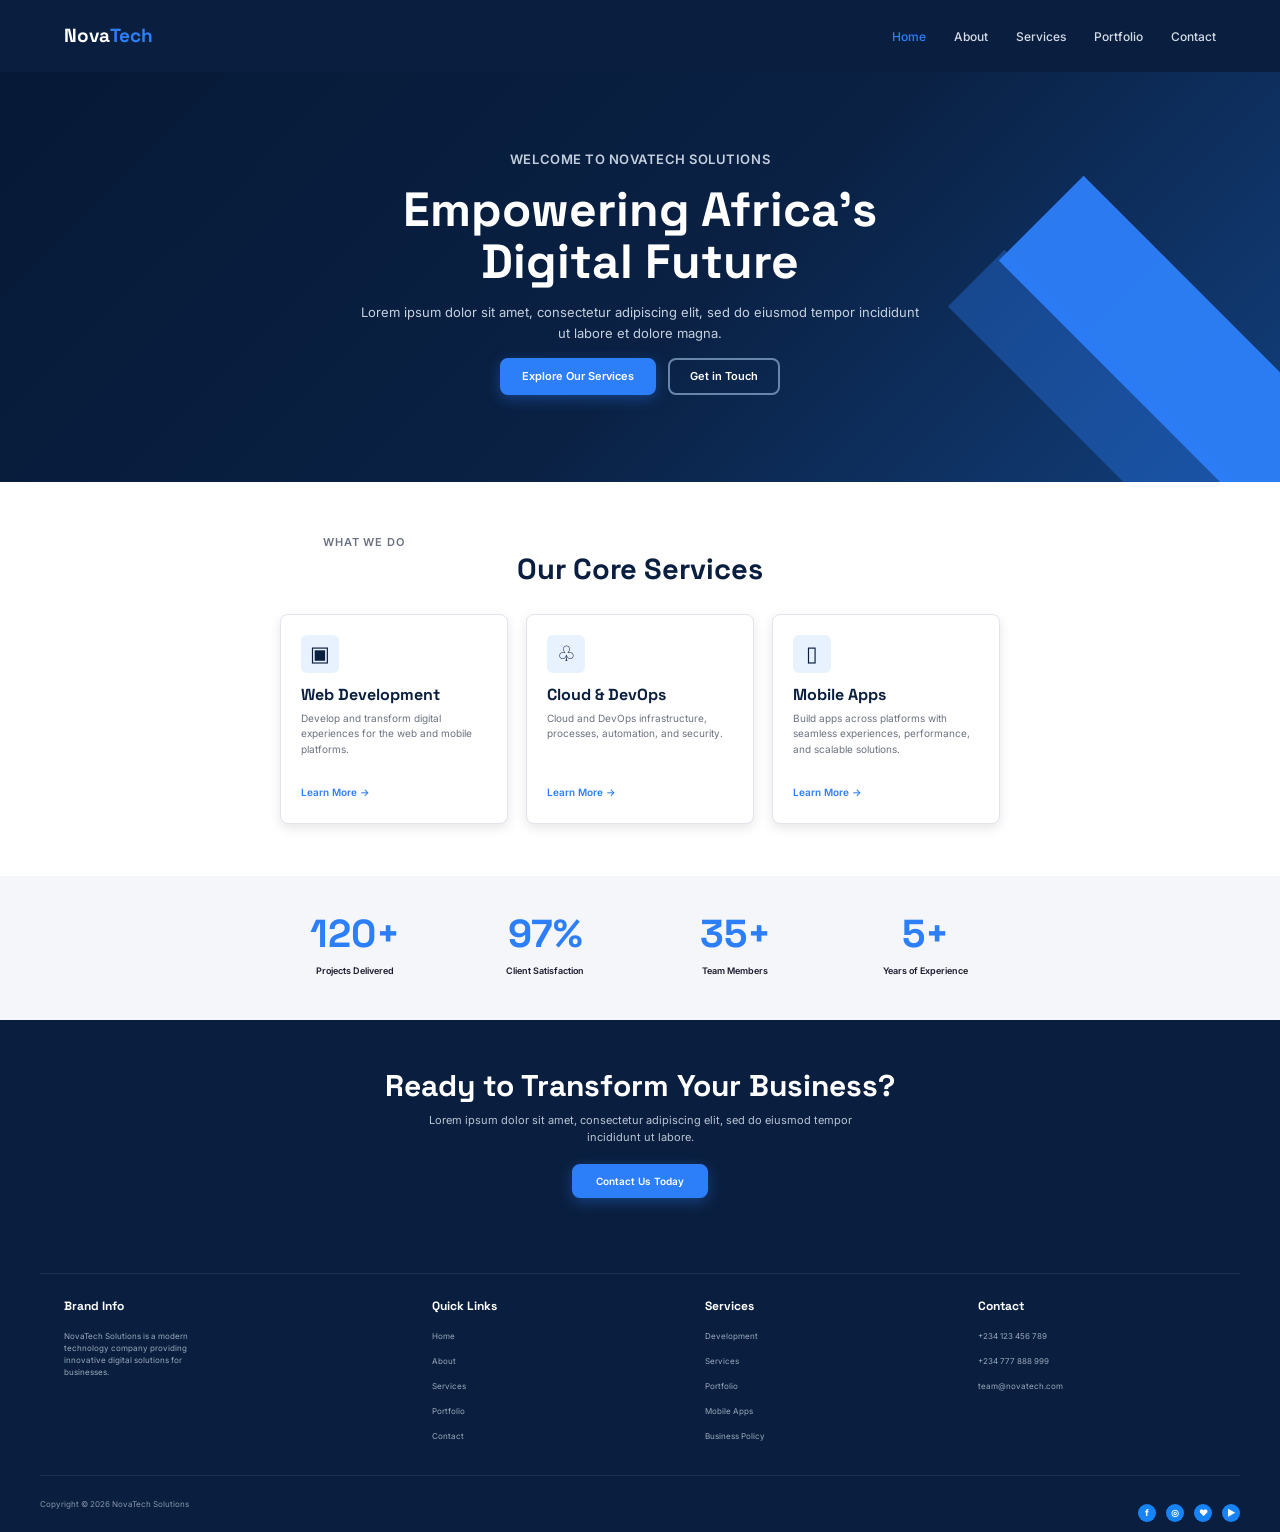
<file: index.html>
<!DOCTYPE html>
<html lang="en">
<head>
    <meta charset="UTF-8">
    <meta name="viewport" content="width=device-width, initial-scale=1.0">

    <meta name="description" content="NovaTech Solutions - Empowering Africa's Digital Future. We offer custom software development, cloud infrastructure, mobile apps, cybersecurity, and tech training.">
    <meta name="keywords" content="NovaTech, software development, cloud, IT services, Nigeria, Abuja">
    <meta name="author" content="NovaTech Solutions">

    <link rel="icon" type="image/png" href="assets/images/icons/favicon.png">
    <link rel="stylesheet" href="assets/css/styles.css">

    <title>NovaTech Solutions - Empowering Africa's Digital Future</title>
</head>

<body>

    <!-- Navigation -->
    <header id="main-header">
        <nav id="main-nav" class="container">

            <a href="index.html" class="nav-logo">
                <span class="logo-text">Nova<span>Tech</span></span>
            </a>

            <ul id="nav-menu" class="nav-menu">
                <li>
                    <a href="index.html" class="nav-link active">Home</a>
                </li>
                <li>
                    <a href="about.html" class="nav-link">About</a>
                </li>
                <li>
                    <a href="services.html" class="nav-link">Services</a>
                </li>
                <li>
                    <a href="portfolio.html" class="nav-link">Portfolio</a>
                </li>
                <li>
                    <a href="contact.html" class="nav-link">Contact</a>
                </li>
            </ul>

            <button id="menu-toggle" class="menu-toggle" aria-label="Toggle navigation">
                <span></span>
                <span></span>
                <span></span>
            </button>

        </nav>
    </header>

    <!-- Hero -->
    <section id="hero" class="hero-section">
        <div class="hero-shape hero-shape-one"></div>
        <div class="hero-shape hero-shape-two"></div>

        <div class="container hero-content">
            <p class="hero-label">WELCOME TO NOVATECH SOLUTIONS</p>

            <h1>
                Empowering Africa's<br>
                Digital Future
            </h1>

            <p class="hero-description">
                Lorem ipsum dolor sit amet, consectetur adipiscing elit,
                sed do eiusmod tempor incididunt ut labore et dolore magna.
            </p>

            <div class="hero-buttons">
                <a href="services.html" class="btn btn-primary">
                    Explore Our Services
                </a>

                <a href="contact.html" class="btn btn-outline">
                    Get in Touch
                </a>
            </div>
        </div>
    </section>

    <!-- Core Services -->
    <section id="services-overview" class="services-overview">
        <div class="container">

            <div class="section-header">
                <p class="section-label">WHAT WE DO</p>
                <h2>Our Core Services</h2>
            </div>

            <div class="services-grid">

                <!-- Web Development -->
                <article class="service-card">
                    <div class="service-icon">▣</div>

                    <h3>Web Development</h3>

                    <p>
                        Develop and transform digital
                        experiences for the web and
                        mobile platforms.
                    </p>

                    <a href="services.html" class="service-link">
                        Learn More →
                    </a>
                </article>

                <!-- Cloud -->
                <article class="service-card">
                    <div class="service-icon">♧</div>

                    <h3>Cloud &amp; DevOps</h3>

                    <p>
                        Cloud and DevOps infrastructure,
                        processes, automation, and
                        security.
                    </p>

                    <a href="services.html" class="service-link">
                        Learn More →
                    </a>
                </article>

                <!-- Mobile -->
                <article class="service-card">
                    <div class="service-icon">▯</div>

                    <h3>Mobile Apps</h3>

                    <p>
                        Build apps across platforms
                        with seamless experiences,
                        performance, and scalable solutions.
                    </p>

                    <a href="services.html" class="service-link">
                        Learn More →
                    </a>
                </article>

            </div>
        </div>
    </section>

    <!-- Statistics -->
    <section id="why-choose-us" class="stats-section">
        <div class="container">

            <div class="stats-grid">

                <div class="stat">
                    <strong>120+</strong>
                    <span>Projects Delivered</span>
                </div>

                <div class="stat">
                    <strong>97%</strong>
                    <span>Client Satisfaction</span>
                </div>

                <div class="stat">
                    <strong>35+</strong>
                    <span>Team Members</span>
                </div>

                <div class="stat">
                    <strong>5+</strong>
                    <span>Years of Experience</span>
                </div>

            </div>
        </div>
    </section>

    <!-- Call To Action -->
    <section id="cta" class="cta-section">
        <div class="container cta-content">

            <h2>Ready to Transform Your Business?</h2>

            <p>
                Lorem ipsum dolor sit amet, consectetur adipiscing elit,
                sed do eiusmod tempor incididunt ut labore.
            </p>

            <a href="contact.html" class="btn btn-primary">
                Contact Us Today
            </a>

        </div>
    </section>

    <!-- Footer -->
    <footer id="main-footer">

        <div class="container footer-grid">

            <!-- Brand -->
            <div class="footer-column footer-brand">
                <h3>Brand Info</h3>

                <p>
                    NovaTech Solutions is a modern technology
                    company providing innovative digital
                    solutions for businesses.
                </p>
            </div>

            <!-- Quick Links -->
            <div class="footer-column">
                <h3>Quick Links</h3>

                <a href="index.html">Home</a>
                <a href="about.html">About</a>
                <a href="services.html">Services</a>
                <a href="portfolio.html">Portfolio</a>
                <a href="contact.html">Contact</a>
            </div>

            <!-- Services -->
            <div class="footer-column">
                <h3>Services</h3>

                <a href="services.html">Development</a>
                <a href="services.html">Services</a>
                <a href="portfolio.html">Portfolio</a>
                <a href="services.html">Mobile Apps</a>
                <a href="services.html">Business Policy</a>
            </div>

            <!-- Contact -->
            <div class="footer-column">
                <h3>Contact</h3>

                <a href="tel:+234123456789">+234 123 456 789</a>
                <a href="tel:+234777888999">+234 777 888 999</a>
                <a href="mailto:team@novatech.com">
                    team@novatech.com
                </a>
            </div>

        </div>

        <div class="container footer-bottom">

            <p>
                Copyright © 2026 NovaTech Solutions
            </p>

            <div class="social-links">
                <a href="#" aria-label="Facebook">f</a>
                <a href="#" aria-label="Instagram">◎</a>
                <a href="#" aria-label="Twitter">♥</a>
                <a href="#" aria-label="YouTube">▶</a>
            </div>

        </div>

    </footer>

    <script src="assets/js/main.js"></script>
</body>
</html>
</file>
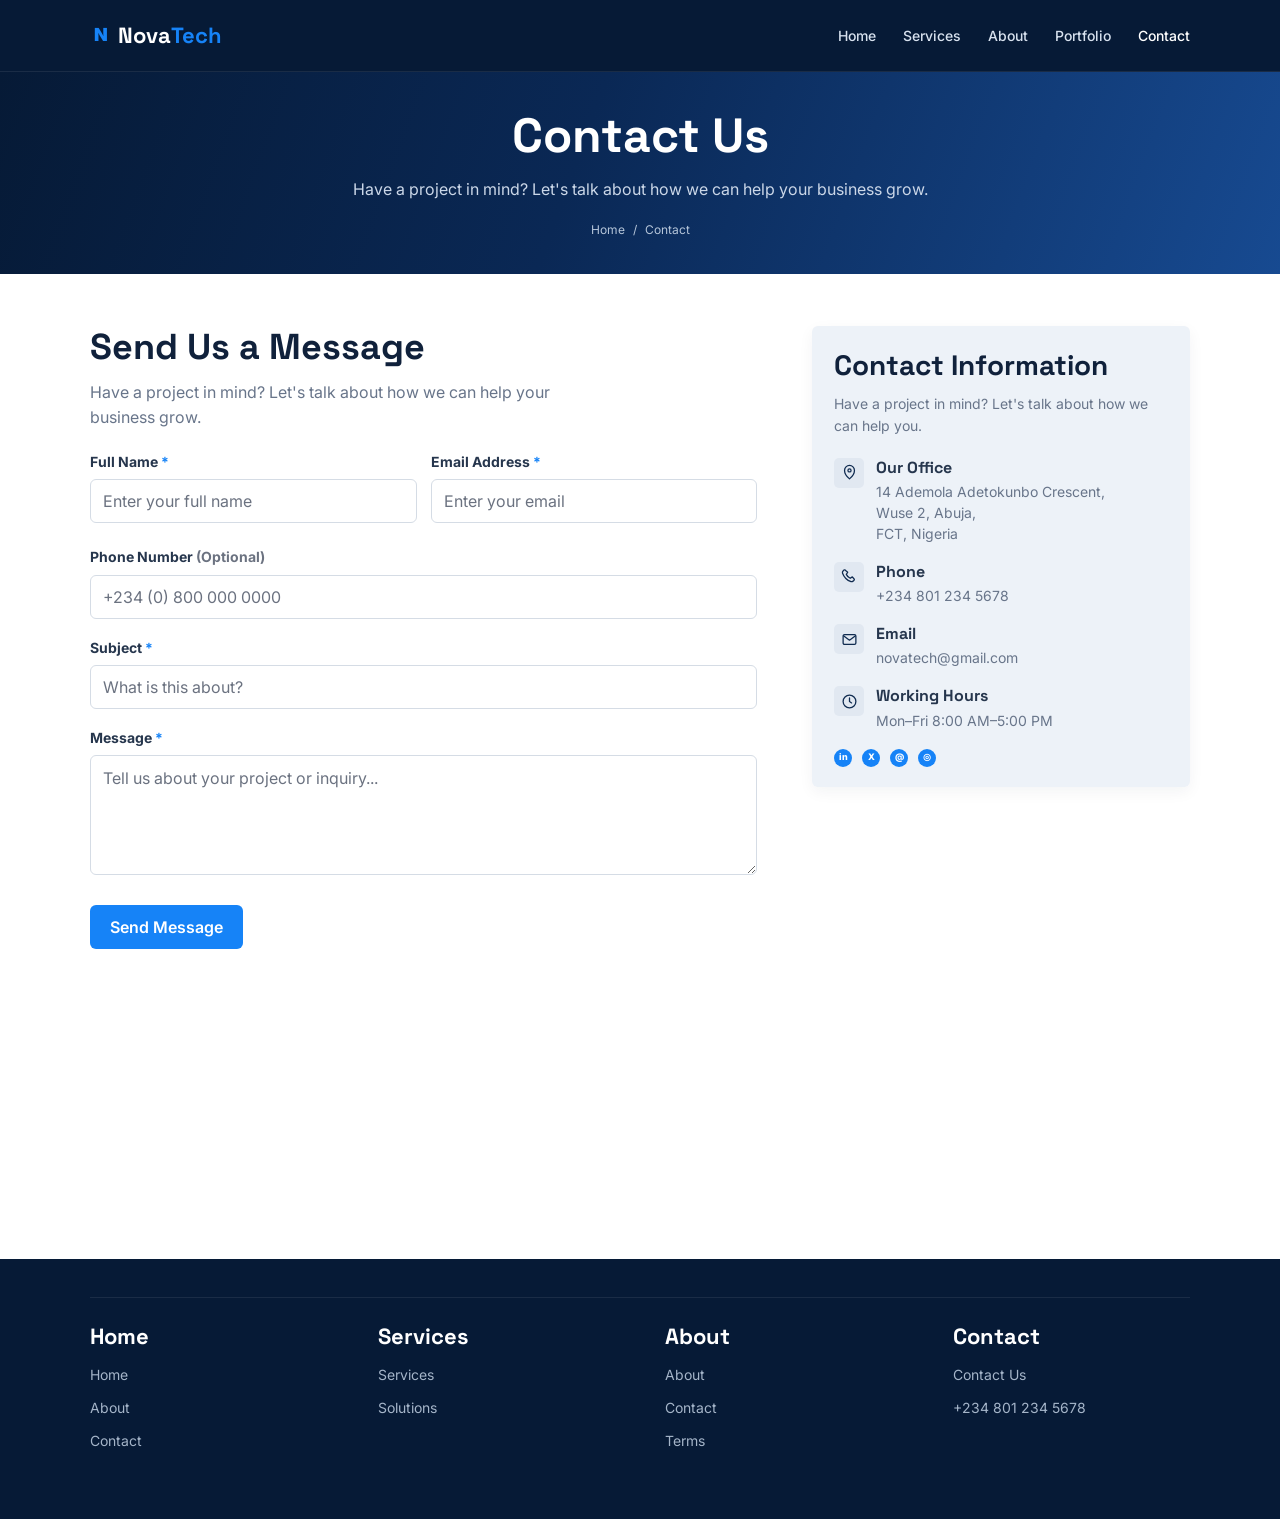
<file: contact.html>
<!DOCTYPE html>
<html lang="en">
<head>
    <meta charset="UTF-8">
    <meta name="viewport" content="width=device-width, initial-scale=1.0">
    <meta name="description" content="Get in touch with NovaTech Solutions. Reach out for custom software, cloud solutions, or a free consultation.">
    <meta name="author" content="NovaTech Solutions">
    <link rel="icon" type="image/png" href="assets/images/icons/favicon.png">
    <link rel="stylesheet" href="assets/css/styles.css">
    <title>Contact Us — NovaTech Solutions</title>
</head>
<body class="contact-page">
    <header id="main-header">
        <nav id="main-nav" class="contact-nav">
            <a href="index.html" class="nav-logo">
                <span class="logo-mark">N</span>
                <span class="logo-text">Nova<span class="text-accent">Tech</span></span>
            </a>
            <ul id="nav-menu" class="nav-menu">
                <li><a href="index.html" class="nav-link">Home</a></li>
                <li><a href="services.html" class="nav-link">Services</a></li>
                <li><a href="about.html" class="nav-link">About</a></li>
                <li><a href="portfolio.html" class="nav-link">Portfolio</a></li>
                <li><a href="contact.html" class="nav-link active">Contact</a></li>
            </ul>
            <button id="menu-toggle" class="menu-toggle" aria-label="Toggle navigation menu">
                <span class="hamburger"></span>
            </button>
        </nav>
    </header>
    <section id="page-hero" class="contact-hero">
        <div class="contact-container">
            <h1>Contact Us</h1>
            <p>Have a project in mind? Let's talk about how we can help your business grow.</p>
            <div class="contact-breadcrumb">
                <a href="index.html">Home</a>
                <span>/</span>
                <span>Contact</span>
            </div>
        </div>
    </section>
    <section id="contact-section">
        <div class="contact-container contact-grid">
            <div id="contact-form-wrapper">
                <h2>Send Us a Message</h2>
                <p class="form-intro">Have a project in mind? Let's talk about how we can help your business grow.</p>
                <form id="contact-form" novalidate>
                    <div class="form-row">
                        <div class="form-group">
                            <label for="full-name">Full Name <span class="text-accent">*</span></label>
                            <input type="text" id="full-name" name="fullName" placeholder="Enter your full name" required>
                            <span class="form-error" id="name-error"></span>
                        </div>
                        <div class="form-group">
                            <label for="email">Email Address <span class="text-accent">*</span></label>
                            <input type="email" id="email" name="email" placeholder="Enter your email" required>
                            <span class="form-error" id="email-error"></span>
                        </div>
                    </div>
                    <div class="form-group">
                        <label for="phone">Phone Number <span class="text-muted">(Optional)</span></label>
                        <input type="tel" id="phone" name="phone" placeholder="+234 (0) 800 000 0000">
                    </div>
                    <div class="form-group">
                        <label for="subject">Subject <span class="text-accent">*</span></label>
                        <input type="text" id="subject" name="subject" placeholder="What is this about?" required>
                        <span class="form-error" id="subject-error"></span>
                    </div>
                    <div class="form-group">
                        <label for="message">Message <span class="text-accent">*</span></label>
                        <textarea id="message" name="message" placeholder="Tell us about your project or inquiry..." required></textarea>
                        <span class="form-error" id="message-error"></span>
                    </div>
                    <button type="submit" class="contact-submit">Send Message</button>
                </form>
            </div>
            <aside id="contact-info">
                <h2>Contact Information</h2>
                <p class="contact-info-intro">Have a project in mind? Let's talk about how we can help you.</p>
                <div class="contact-detail">
                    <div class="contact-icon">
                        <svg viewBox="0 0 24 24">
                            <path d="M12 21s7-6.2 7-12a7 7 0 1 0-14 0c0 5.8 7 12 7 12z"></path>
                            <circle cx="12" cy="9" r="2.2"></circle>
                        </svg>
                    </div>
                    <div>
                        <h3>Our Office</h3>
                        <p>14 Ademola Adetokunbo Crescent,<br>Wuse 2, Abuja,<br>FCT, Nigeria</p>
                    </div>
                </div>
                <div class="contact-detail">
                    <div class="contact-icon">
                        <svg viewBox="0 0 24 24">
                            <path d="M6.5 3.5l3 2.5-2 3c1.2 2.5 2.8 4.3 5.5 5.5l3-2 2.5 3c.5.7.4 1.7-.3 2.2l-1.7 1.2c-.7.5-1.6.6-2.4.3-6.1-2.2-9.7-5.8-11.9-11.9-.3-.8-.2-1.7.3-2.4l1.2-1.7c.5-.7 1.5-.8 2.2-.3z"></path>
                        </svg>
                    </div>
                    <div>
                        <h3>Phone</h3>
                        <p>+234 801 234 5678</p>
                    </div>
                </div>
                <div class="contact-detail">
                    <div class="contact-icon">
                        <svg viewBox="0 0 24 24">
                            <rect x="3" y="5" width="18" height="14" rx="2"></rect>
                            <path d="m4 7 8 6 8-6"></path>
                        </svg>
                    </div>
                    <div>
                        <h3>Email</h3>
                        <p>novatech@gmail.com</p>
                    </div>
                </div>
                <div class="contact-detail">
                    <div class="contact-icon">
                        <svg viewBox="0 0 24 24">
                            <circle cx="12" cy="12" r="9"></circle>
                            <path d="M12 7v5l3 2"></path>
                        </svg>
                    </div>
                    <div>
                        <h3>Working Hours</h3>
                        <p>Mon–Fri 8:00 AM–5:00 PM</p>
                    </div>
                </div>
                <div class="social-links">
                    <a href="#" aria-label="LinkedIn">in</a>
                    <a href="#" aria-label="Twitter">X</a>
                    <a href="#" aria-label="Email">@</a>
                    <a href="#" aria-label="Instagram">◎</a>
                </div>
            </aside>
        </div>
    </section>
    <section id="map-section">
        <iframe src="https://www.google.com/maps?q=Abuja,Nigeria&output=embed" title="NovaTech Solutions location in Abuja" loading="lazy" allowfullscreen></iframe>
    </section>
    <footer id="main-footer">
        <div class="contact-container footer-grid">
            <div class="footer-column">
                <h2>Home</h2>
                <a href="index.html">Home</a>
                <a href="about.html">About</a>
                <a href="contact.html">Contact</a>
            </div>
            <div class="footer-column">
                <h2>Services</h2>
                <a href="services.html">Services</a>
                <a href="services.html">Solutions</a>
            </div>
            <div class="footer-column">
                <h2>About</h2>
                <a href="about.html">About</a>
                <a href="contact.html">Contact</a>
                <a href="#">Terms</a>
            </div>
            <div class="footer-column">
                <h2>Contact</h2>
                <a href="contact.html">Contact Us</a>
                <a href="tel:+2348012345678">+234 801 234 5678</a>
            </div>
        </div>
    </footer>
    <script src="assets/js/main.js"></script>
</body>
</html>
</file>
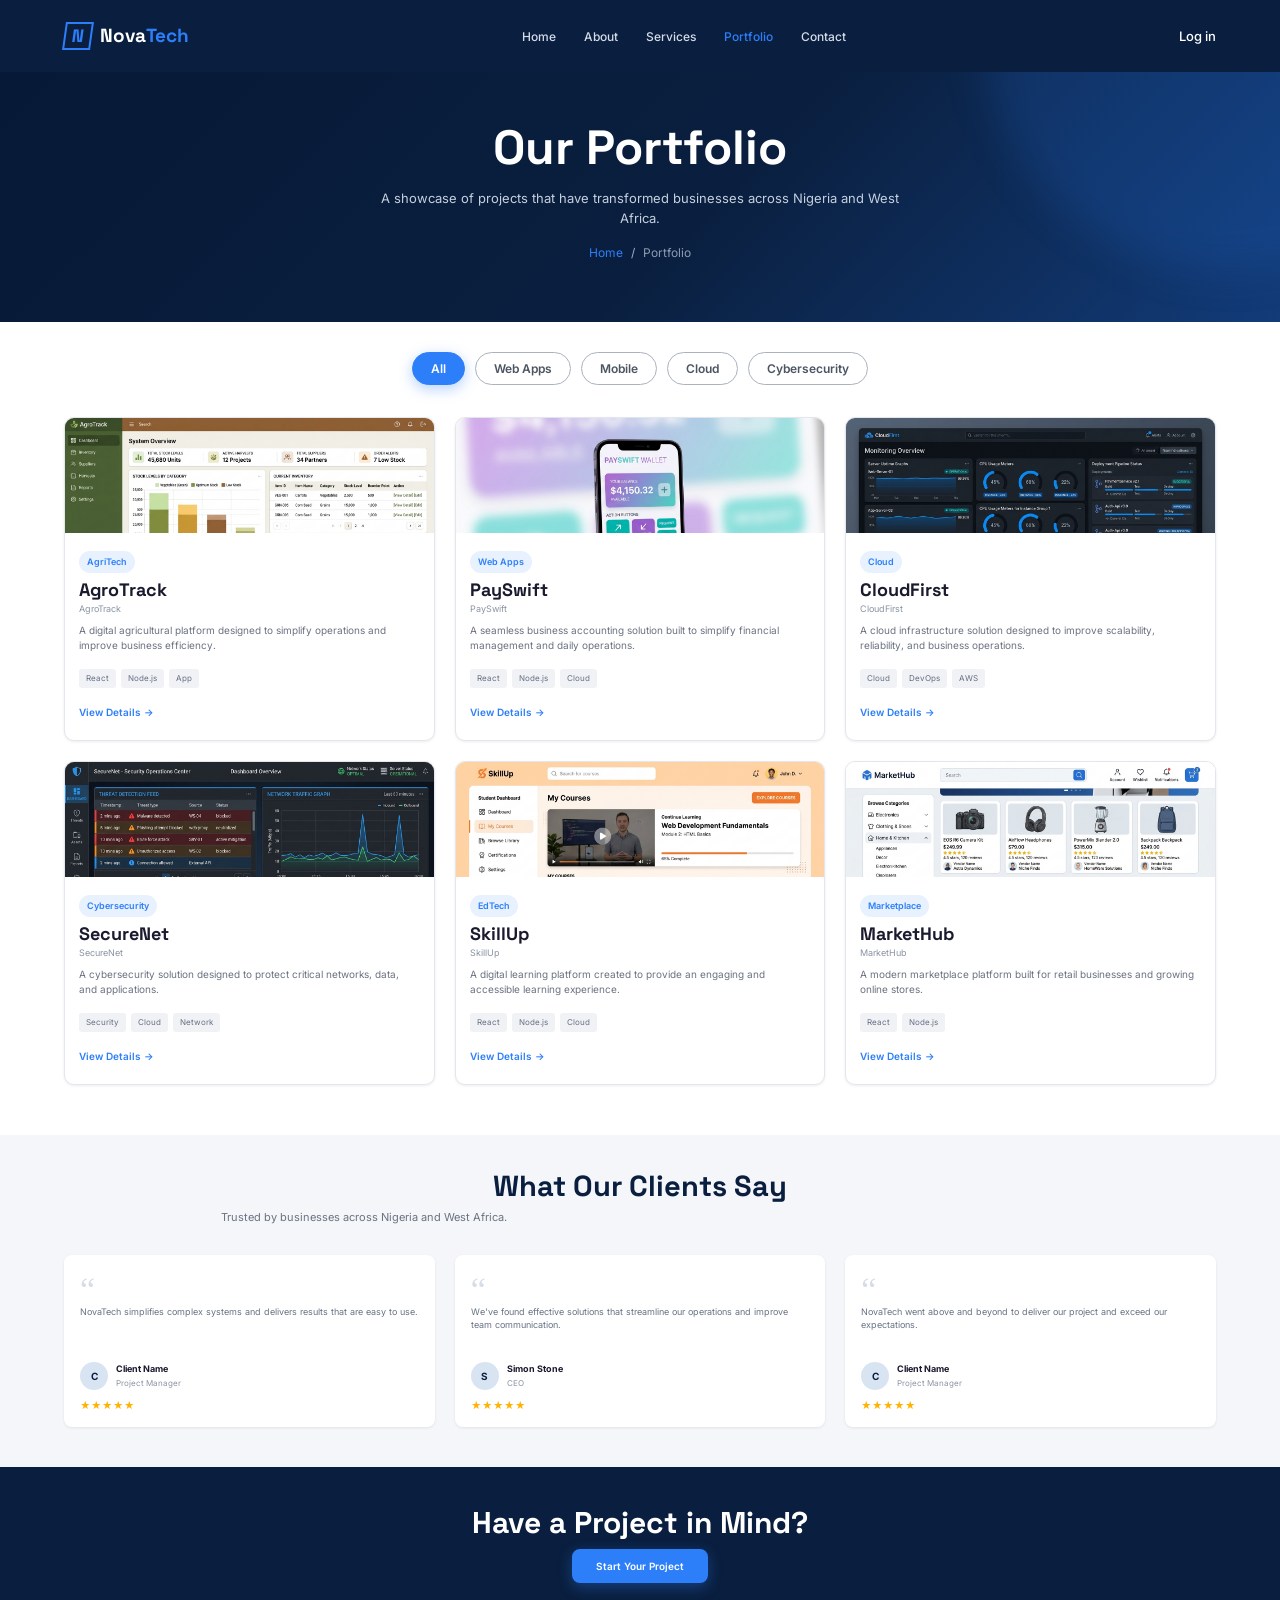
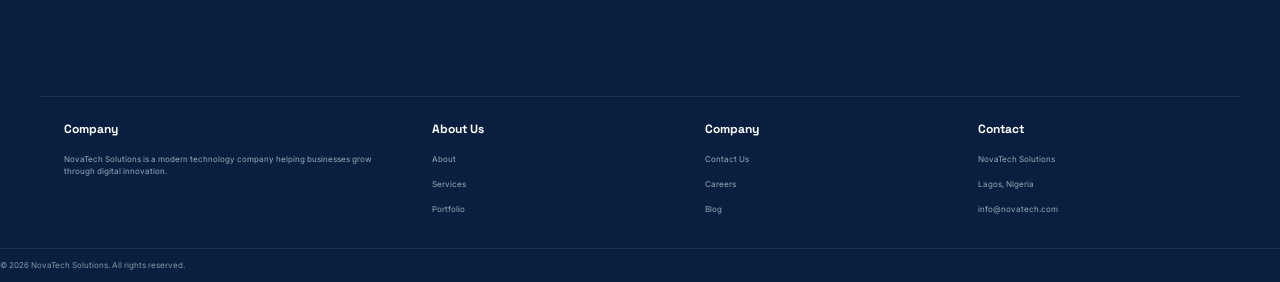
<file: portfolio.html>
<!DOCTYPE html>
<html lang="en">
<head>
    <meta charset="UTF-8">
    <meta name="viewport" content="width=device-width, initial-scale=1.0">
    <meta name="description" content="Explore NovaTech Solutions' portfolio of successful digital projects across Nigeria and West Africa.">
    <meta name="author" content="NovaTech Solutions">

    <link rel="icon" type="image/png" href="assets/images/icons/favicon.png">

    <link rel="preconnect" href="https://fonts.googleapis.com">
    <link rel="preconnect" href="https://fonts.gstatic.com" crossorigin>
    <link href="https://fonts.googleapis.com/css2?family=Inter:wght@400;500;600&family=Space+Grotesk:wght@500;700&display=swap" rel="stylesheet">

    <link rel="stylesheet" href="assets/css/styles.css">

    <title>Portfolio - NovaTech Solutions</title>
</head>

<body>

    <header id="main-header">
        <nav id="main-nav" class="container">

            <a href="index.html" class="nav-logo">
                <span class="logo-icon">N</span>
                <span class="logo-text">Nova<span>Tech</span></span>
            </a>

            <ul id="nav-menu" class="nav-menu">
                <li>
                    <a href="index.html" class="nav-link">Home</a>
                </li>
                <li>
                    <a href="about.html" class="nav-link">About</a>
                </li>
                <li>
                    <a href="services.html" class="nav-link">Services</a>
                </li>
                <li>
                    <a href="portfolio.html" class="nav-link active">Portfolio</a>
                </li>
                <li>
                    <a href="contact.html" class="nav-link">Contact</a>
                </li>
            </ul>

            <a href="login.html" class="login-link">Log in</a>

            <button id="menu-toggle" class="menu-toggle" aria-label="Toggle navigation">
                <span></span>
                <span></span>
                <span></span>
            </button>

        </nav>
    </header>

    <section id="page-hero" class="page-hero">
        <div class="container hero-content">

            <h1>Our Portfolio</h1>

            <p>
                A showcase of projects that have transformed businesses
                across Nigeria and West Africa.
            </p>

            <div class="breadcrumb">
                <a href="index.html">Home</a>
                <span>/</span>
                <span>Portfolio</span>
            </div>

        </div>
    </section>

    <section id="portfolio-filter" class="portfolio-section">
        <div class="container">

            <div class="filter-buttons">
                <button class="filter-btn active">All</button>
                <button class="filter-btn">Web Apps</button>
                <button class="filter-btn">Mobile</button>
                <button class="filter-btn">Cloud</button>
                <button class="filter-btn">Cybersecurity</button>
            </div>

            <div class="portfolio-grid">

                <article class="portfolio-card">

                    <div class="project-image">
                        <img
                            src="assets/images/portfolio/project-agrotrack.png"
                            alt="AgroTrack project"
                        >
                    </div>

                    <div class="portfolio-content">
                        <span class="project-category">AgriTech</span>

                        <h3>AgroTrack</h3>

                        <p class="project-client">AgroTrack</p>

                        <p>
                            A digital agricultural platform designed to
                            simplify operations and improve business efficiency.
                        </p>

                        <div class="project-tags">
                            <span>React</span>
                            <span>Node.js</span>
                            <span>App</span>
                        </div>

                        <a href="#" class="details-link">
                            View Details <span>&rarr;</span>
                        </a>
                    </div>

                </article>

                <article class="portfolio-card">

                    <div class="project-image">
                        <img
                            src="assets/images/portfolio/project-payswift.png"
                            alt="PaySwift project"
                        >
                    </div>

                    <div class="portfolio-content">
                        <span class="project-category">Web Apps</span>

                        <h3>PaySwift</h3>

                        <p class="project-client">PaySwift</p>

                        <p>
                            A seamless business accounting solution built to
                            simplify financial management and daily operations.
                        </p>

                        <div class="project-tags">
                            <span>React</span>
                            <span>Node.js</span>
                            <span>Cloud</span>
                        </div>

                        <a href="#" class="details-link">
                            View Details <span>&rarr;</span>
                        </a>
                    </div>

                </article>

                <article class="portfolio-card">

                    <div class="project-image">
                        <img
                            src="assets/images/portfolio/project-cloudfirst.png"
                            alt="CloudFirst project"
                        >
                    </div>

                    <div class="portfolio-content">
                        <span class="project-category">Cloud</span>

                        <h3>CloudFirst</h3>

                        <p class="project-client">CloudFirst</p>

                        <p>
                            A cloud infrastructure solution designed to improve
                            scalability, reliability, and business operations.
                        </p>

                        <div class="project-tags">
                            <span>Cloud</span>
                            <span>DevOps</span>
                            <span>AWS</span>
                        </div>

                        <a href="#" class="details-link">
                            View Details <span>&rarr;</span>
                        </a>
                    </div>

                </article>

                <article class="portfolio-card">

                    <div class="project-image">
                        <img
                            src="assets/images/portfolio/project-securenet.png"
                            alt="SecureNet project"
                        >
                    </div>

                    <div class="portfolio-content">
                        <span class="project-category">Cybersecurity</span>

                        <h3>SecureNet</h3>

                        <p class="project-client">SecureNet</p>

                        <p>
                            A cybersecurity solution designed to protect
                            critical networks, data, and applications.
                        </p>

                        <div class="project-tags">
                            <span>Security</span>
                            <span>Cloud</span>
                            <span>Network</span>
                        </div>

                        <a href="#" class="details-link">
                            View Details <span>&rarr;</span>
                        </a>
                    </div>

                </article>

                <article class="portfolio-card">

                    <div class="project-image">
                        <img
                            src="assets/images/portfolio/project-skillup.png"
                            alt="SkillUp project"
                        >
                    </div>

                    <div class="portfolio-content">
                        <span class="project-category">EdTech</span>

                        <h3>SkillUp</h3>

                        <p class="project-client">SkillUp</p>

                        <p>
                            A digital learning platform created to provide
                            an engaging and accessible learning experience.
                        </p>

                        <div class="project-tags">
                            <span>React</span>
                            <span>Node.js</span>
                            <span>Cloud</span>
                        </div>

                        <a href="#" class="details-link">
                            View Details <span>&rarr;</span>
                        </a>
                    </div>

                </article>

                <article class="portfolio-card">

                    <div class="project-image">
                        <img
                            src="assets/images/portfolio/project-markethub.png"
                            alt="MarketHub project"
                        >
                    </div>

                    <div class="portfolio-content">
                        <span class="project-category">Marketplace</span>

                        <h3>MarketHub</h3>

                        <p class="project-client">MarketHub</p>

                        <p>
                            A modern marketplace platform built for retail
                            businesses and growing online stores.
                        </p>

                        <div class="project-tags">
                            <span>React</span>
                            <span>Node.js</span>
                        </div>

                        <a href="#" class="details-link">
                            View Details <span>&rarr;</span>
                        </a>
                    </div>

                </article>

            </div>
        </div>
    </section>

    <section id="testimonials">
        <div class="container">

            <div class="section-header">
                <h2>What Our Clients Say</h2>
                <p>Trusted by businesses across Nigeria and West Africa.</p>
            </div>

            <div class="testimonial-grid">

                <article class="testimonial-card">
                    <span class="quote">&ldquo;</span>

                    <p>
                        NovaTech simplifies complex systems and delivers
                        results that are easy to use.
                    </p>

                    <div class="client-info">
                        <div class="client-avatar">C</div>

                        <div>
                            <strong>Client Name</strong>
                            <span>Project Manager</span>
                        </div>
                    </div>

                    <div class="stars">
                        &#9733;&#9733;&#9733;&#9733;&#9733;
                    </div>
                </article>

                <article class="testimonial-card">
                    <span class="quote">&ldquo;</span>

                    <p>
                        We've found effective solutions that streamline our
                        operations and improve team communication.
                    </p>

                    <div class="client-info">
                        <div class="client-avatar">S</div>

                        <div>
                            <strong>Simon Stone</strong>
                            <span>CEO</span>
                        </div>
                    </div>

                    <div class="stars">
                        &#9733;&#9733;&#9733;&#9733;&#9733;
                    </div>
                </article>

                <article class="testimonial-card">
                    <span class="quote">&ldquo;</span>

                    <p>
                        NovaTech went above and beyond to deliver our project
                        and exceed our expectations.
                    </p>

                    <div class="client-info">
                        <div class="client-avatar">C</div>

                        <div>
                            <strong>Client Name</strong>
                            <span>Project Manager</span>
                        </div>
                    </div>

                    <div class="stars">
                        &#9733;&#9733;&#9733;&#9733;&#9733;
                    </div>
                </article>

            </div>
        </div>
    </section>

    <section id="portfolio-cta">
        <div class="container cta-content">

            <h2>Have a Project in Mind?</h2>

            <a href="contact.html" class="btn btn-primary">
                Start Your Project
            </a>

        </div>
    </section>

    <footer id="main-footer">

        <div class="container footer-grid">

            <div class="footer-column">
                <h3>Company</h3>

                <p>
                    NovaTech Solutions is a modern technology company helping
                    businesses grow through digital innovation.
                </p>
            </div>

            <div class="footer-column">
                <h3>About Us</h3>

                <a href="about.html">About</a>
                <a href="services.html">Services</a>
                <a href="portfolio.html">Portfolio</a>
            </div>

            <div class="footer-column">
                <h3>Company</h3>

                <a href="contact.html">Contact Us</a>
                <a href="#">Careers</a>
                <a href="#">Blog</a>
            </div>

            <div class="footer-column">
                <h3>Contact</h3>

                <p>NovaTech Solutions</p>
                <p>Lagos, Nigeria</p>
                <a href="mailto:info@novatech.com">
                    info@novatech.com
                </a>
            </div>

        </div>

        <div class="footer-bottom">
            <p>&copy; 2026 NovaTech Solutions. All rights reserved.</p>
        </div>

    </footer>

    <script src="assets/js/main.js"></script>

</body>
</html>
</file>
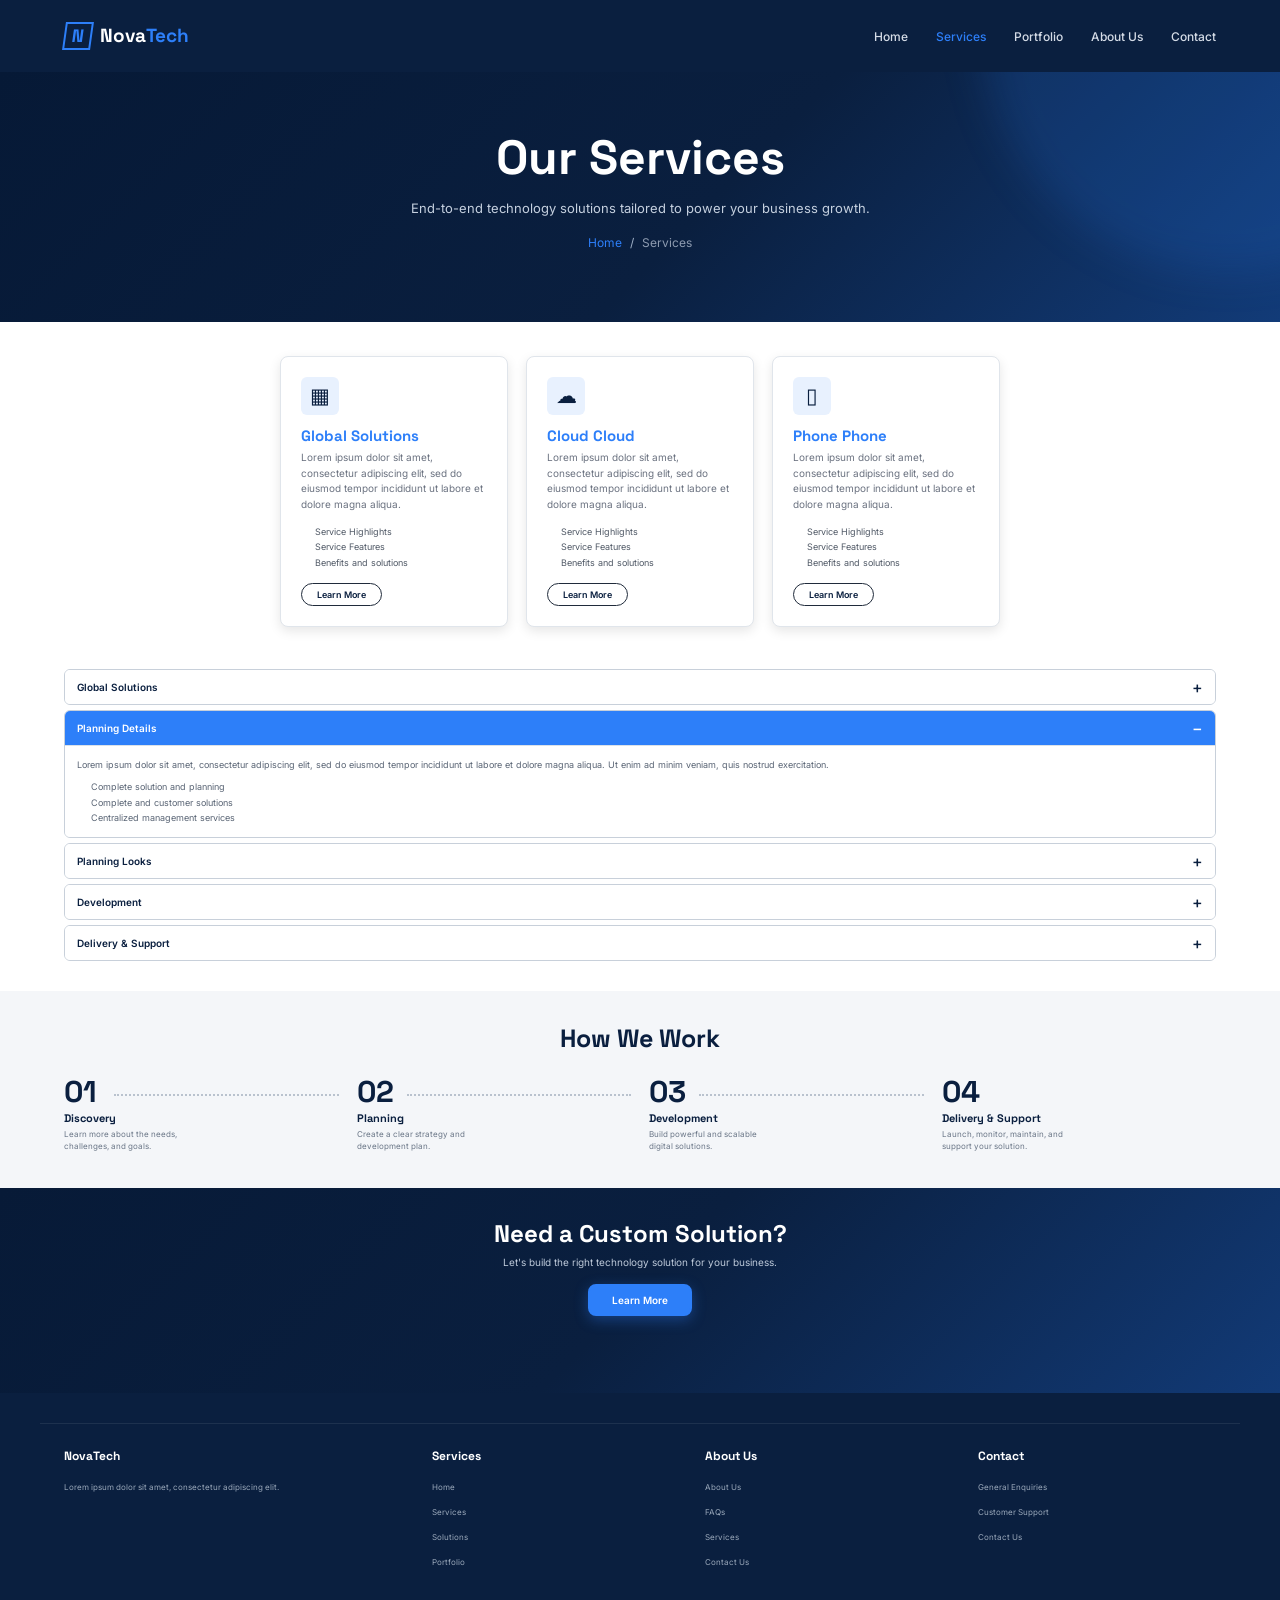
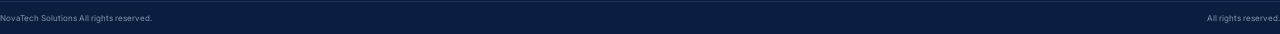
<file: services.html>
<!DOCTYPE html>
<html lang="en">
<head>
    <meta charset="UTF-8">
    <meta name="viewport" content="width=device-width, initial-scale=1.0">
    <meta name="description" content="Explore NovaTech Solutions' full range of services including web development, cloud infrastructure, mobile apps, cybersecurity, and corporate tech training.">
    <meta name="author" content="NovaTech Solutions">

    <link rel="icon" type="image/png" href="assets/images/icons/favicon.png">
    <link rel="preconnect" href="https://fonts.googleapis.com">
    <link rel="preconnect" href="https://fonts.gstatic.com" crossorigin>
    <link href="https://fonts.googleapis.com/css2?family=Inter:wght@400;500;600&family=Space+Grotesk:wght@500;700&display=swap" rel="stylesheet">
    <link rel="stylesheet" href="assets/css/styles.css">

    <title>Our Services - NovaTech Solutions</title>
</head>
<body>

    <!-- Navigation -->
    <header id="main-header">
        <nav id="main-nav" class="container">
            <a href="index.html" class="nav-logo">
                <span class="logo-icon">N</span>
                <span class="logo-text">Nova<span>Tech</span></span>
            </a>

            <ul id="nav-menu" class="nav-menu">
                <li><a href="index.html" class="nav-link">Home</a></li>
                <li><a href="services.html" class="nav-link active">Services</a></li>
                <li><a href="portfolio.html" class="nav-link">Portfolio</a></li>
                <li><a href="about.html" class="nav-link">About Us</a></li>
                <li><a href="contact.html" class="nav-link">Contact</a></li>
            </ul>

            <button id="menu-toggle" class="menu-toggle" aria-label="Toggle navigation">
                <span></span>
                <span></span>
                <span></span>
            </button>
        </nav>
    </header>

    <!-- Page Hero -->
    <section id="page-hero" class="page-hero">
        <div class="container hero-content">
            <h1>Our Services</h1>
            <p>End-to-end technology solutions tailored to power your business growth.</p>

            <div class="breadcrumb">
                <a href="index.html">Home</a>
                <span>/</span>
                <span>Services</span>
            </div>
        </div>
    </section>

    <!-- Services -->
    <section id="services-list" class="services-section">
        <div class="container">

            <div class="services-grid">

                <!-- Web Development -->
                <article class="service-card">
                    <div class="service-icon">▦</div>
                    <h2>Global Solutions</h2>
                    <p>
                        Lorem ipsum dolor sit amet, consectetur adipiscing elit,
                        sed do eiusmod tempor incididunt ut labore et dolore magna aliqua.
                    </p>

                    <ul>
                        <li>Service Highlights</li>
                        <li>Service Features</li>
                        <li>Benefits and solutions</li>
                    </ul>

                    <button class="learn-more" data-service="planning">
                        Learn More
                    </button>
                </article>

                <!-- Cloud -->
                <article class="service-card">
                    <div class="service-icon">☁</div>
                    <h2>Cloud Cloud</h2>
                    <p>
                        Lorem ipsum dolor sit amet, consectetur adipiscing elit,
                        sed do eiusmod tempor incididunt ut labore et dolore magna aliqua.
                    </p>

                    <ul>
                        <li>Service Highlights</li>
                        <li>Service Features</li>
                        <li>Benefits and solutions</li>
                    </ul>

                    <button class="learn-more" data-service="cloud">
                        Learn More
                    </button>
                </article>

                <!-- Mobile -->
                <article class="service-card">
                    <div class="service-icon">▯</div>
                    <h2>Phone Phone</h2>
                    <p>
                        Lorem ipsum dolor sit amet, consectetur adipiscing elit,
                        sed do eiusmod tempor incididunt ut labore et dolore magna aliqua.
                    </p>

                    <ul>
                        <li>Service Highlights</li>
                        <li>Service Features</li>
                        <li>Benefits and solutions</li>
                    </ul>

                    <button class="learn-more" data-service="mobile">
                        Learn More
                    </button>
                </article>

            </div>
        </div>
    </section>

    <!-- Service Details -->
    <section id="service-detail" class="service-detail-section">
        <div class="container">

            <div class="accordion">

                <!-- Planning -->
                <div class="accordion-item">
                    <button class="accordion-header">
                        <span>Global Solutions</span>
                        <span class="accordion-icon">+</span>
                    </button>
                    <div class="accordion-content">
                        <p>
                            Our global solutions are designed to help businesses
                            build reliable digital systems, improve productivity,
                            and create better customer experiences.
                        </p>
                    </div>
                </div>

                <!-- Planning Details -->
                <div class="accordion-item active">
                    <button class="accordion-header">
                        <span>Planning Details</span>
                        <span class="accordion-icon">−</span>
                    </button>

                    <div class="accordion-content">
                        <p>
                            Lorem ipsum dolor sit amet, consectetur adipiscing elit,
                            sed do eiusmod tempor incididunt ut labore et dolore magna aliqua.
                            Ut enim ad minim veniam, quis nostrud exercitation.
                        </p>

                        <ul>
                            <li>Complete solution and planning</li>
                            <li>Complete and customer solutions</li>
                            <li>Centralized management services</li>
                        </ul>
                    </div>
                </div>

                <!-- Planning Looks -->
                <div class="accordion-item">
                    <button class="accordion-header">
                        <span>Planning Looks</span>
                        <span class="accordion-icon">+</span>
                    </button>

                    <div class="accordion-content">
                        <p>
                            We create clear project plans that keep every stage
                            organized and easy to understand.
                        </p>
                    </div>
                </div>

                <!-- Development -->
                <div class="accordion-item">
                    <button class="accordion-header">
                        <span>Development</span>
                        <span class="accordion-icon">+</span>
                    </button>

                    <div class="accordion-content">
                        <p>
                            Our development team builds scalable and reliable
                            digital products using modern technologies.
                        </p>
                    </div>
                </div>

                <!-- Delivery -->
                <div class="accordion-item">
                    <button class="accordion-header">
                        <span>Delivery & Support</span>
                        <span class="accordion-icon">+</span>
                    </button>

                    <div class="accordion-content">
                        <p>
                            We provide deployment, maintenance, monitoring,
                            and ongoing technical support after launch.
                        </p>
                    </div>
                </div>

            </div>
        </div>
    </section>

    <!-- How We Work -->
    <section id="how-we-work">
        <div class="container">

            <div class="section-header">
                <h2>How We Work</h2>
            </div>

            <div class="process-grid">

                <div class="process-step">
                    <div class="step-number">01</div>
                    <div class="step-line"></div>
                    <h3>Discovery</h3>
                    <p>
                        Learn more about the needs,
                        challenges, and goals.
                    </p>
                </div>

                <div class="process-step">
                    <div class="step-number">02</div>
                    <div class="step-line"></div>
                    <h3>Planning</h3>
                    <p>
                        Create a clear strategy and
                        development plan.
                    </p>
                </div>

                <div class="process-step">
                    <div class="step-number">03</div>
                    <div class="step-line"></div>
                    <h3>Development</h3>
                    <p>
                        Build powerful and scalable
                        digital solutions.
                    </p>
                </div>

                <div class="process-step">
                    <div class="step-number">04</div>
                    <h3>Delivery & Support</h3>
                    <p>
                        Launch, monitor, maintain,
                        and support your solution.
                    </p>
                </div>

            </div>
        </div>
    </section>

    <!-- CTA -->
    <section id="services-cta">
        <div class="container cta-content">
            <h2>Need a Custom Solution?</h2>
            <p>Let's build the right technology solution for your business.</p>
            <a href="contact.html" class="btn btn-primary">Learn More</a>
        </div>
    </section>

    <!-- Footer -->
    <footer id="main-footer">
        <div class="container footer-grid">

            <div class="footer-column">
                <h3>NovaTech</h3>
                <p>
                    Lorem ipsum dolor sit amet,
                    consectetur adipiscing elit.
                </p>
            </div>

            <div class="footer-column">
                <h3>Services</h3>
                <a href="services.html">Home</a>
                <a href="services.html">Services</a>
                <a href="portfolio.html">Solutions</a>
                <a href="portfolio.html">Portfolio</a>
            </div>

            <div class="footer-column">
                <h3>About Us</h3>
                <a href="about.html">About Us</a>
                <a href="about.html">FAQs</a>
                <a href="services.html">Services</a>
                <a href="contact.html">Contact Us</a>
            </div>

            <div class="footer-column">
                <h3>Contact</h3>
                <p>General Enquiries</p>
                <p>Customer Support</p>
                <a href="contact.html">Contact Us</a>
            </div>

        </div>

        <div class="footer-bottom">
            <p>NovaTech Solutions All rights reserved.</p>
            <p>All rights reserved.</p>
        </div>
    </footer>

    <script src="assets/js/main.js"></script>
</body>
</html>
</file>
<file: assets/css/styles.css>
/* ==========================================================
   NOVATECH SOLUTIONS — DESIGN SYSTEM TOKENS
   Company Website Assessment | 3LOGY Bootcamp 2026
   ========================================================== */

/* ── Google Fonts ─────────────────────────────────────────── */
@import url('https://fonts.googleapis.com/css2?family=Inter:wght@400;500;600&family=Space+Grotesk:wght@500;700&display=swap');

/* ── Design Tokens (CSS Custom Properties) ────────────────── */
:root {
    /* ─── Color Palette ────────────────────────────────────── */
    --color-primary: #0A1F3F;
    --color-primary-hover: #0D2A52;
    --color-secondary: #132E5B;
    --color-accent: #2D7FF9;
    --color-accent-hover: #1B6AE0;
    --color-accent-light: #E8F1FE;
    --color-background: #F4F6F9;
    --color-white: #FFFFFF;
    --color-text: #1A1A2E;
    --color-text-light: #6B7280;
    --color-error: #E53935;
    --color-success: #00C853;
    --color-warning: #FFB300;

    /* ─── Typography ───────────────────────────────────────── */
    --font-heading: 'Space Grotesk', sans-serif;
    --font-body: 'Inter', sans-serif;

    /* ─── Font Sizes ───────────────────────────────────────── */
    --fs-h1: 3rem;
    --fs-h2: 2.25rem;
    --fs-h3: 1.75rem;
    --fs-h4: 1.375rem;
    --fs-body: 1rem;
    --fs-small: 0.875rem;
    --fs-caption: 0.75rem;

    /* ─── Font Weights ─────────────────────────────────────── */
    --fw-regular: 400;
    --fw-medium: 500;
    --fw-semibold: 600;
    --fw-bold: 700;

    /* ─── Line Heights ─────────────────────────────────────── */
    --lh-heading: 1.2;
    --lh-body: 1.6;
    --lh-small: 1.5;

    /* ─── Spacing ──────────────────────────────────────────── */
    --space-xs: 0.25rem;
    --space-sm: 0.5rem;
    --space-md: 1rem;
    --space-lg: 1.5rem;
    --space-xl: 2rem;
    --space-2xl: 3rem;
    --space-3xl: 4rem;
    --space-4xl: 6rem;

    /* ─── Border Radius ────────────────────────────────────── */
    --radius-sm: 4px;
    --radius-md: 8px;
    --radius-lg: 16px;
    --radius-full: 9999px;

    /* ─── Shadows ──────────────────────────────────────────── */
    --shadow-sm: 0 1px 3px rgba(0, 0, 0, 0.08);
    --shadow-md: 0 4px 12px rgba(0, 0, 0, 0.1);
    --shadow-lg: 0 8px 30px rgba(0, 0, 0, 0.12);
    --shadow-accent: 0 4px 14px rgba(45, 127, 249, 0.35);

    /* ─── Transitions ──────────────────────────────────────── */
    --transition-fast: all 0.15s ease;
    --transition-normal: all 0.3s ease;
    --transition-slow: all 0.5s ease;

    /* ─── Layout ───────────────────────────────────────────── */
    --max-width: 1200px;
    --nav-height: 72px;
}

/* ==========================================================
   BASE RESET & GLOBAL STYLES
   ========================================================== */

*,
*::before,
*::after {
    margin: 0;
    padding: 0;
    box-sizing: border-box;
}

html {
    font-size: 16px;
    scroll-behavior: smooth;
}

body {
    font-family: var(--font-body);
    font-size: var(--fs-body);
    font-weight: var(--fw-regular);
    line-height: var(--lh-body);
    color: var(--color-text);
    background-color: var(--color-background);
    -webkit-font-smoothing: antialiased;
    -moz-osx-font-smoothing: grayscale;
}

img {
    max-width: 100%;
    height: auto;
    display: block;
}

ul,
ol {
    list-style: none;
}

/* ==========================================================
   TYPOGRAPHY
   ========================================================== */

h1,
h2,
h3,
h4 {
    font-family: var(--font-heading);
    line-height: var(--lh-heading);
    color: var(--color-primary);
}

h1 {
    font-size: var(--fs-h1);
    font-weight: var(--fw-bold);
}

h2 {
    font-size: var(--fs-h2);
    font-weight: var(--fw-bold);
}

h3 {
    font-size: var(--fs-h3);
    font-weight: var(--fw-bold);
}

h4 {
    font-size: var(--fs-h4);
    font-weight: var(--fw-medium);
}

p {
    margin-bottom: var(--space-md);
    color: var(--color-text);
}

small,
.text-small {
    font-size: var(--fs-small);
    line-height: var(--lh-small);
}

.text-caption {
    font-size: var(--fs-caption);
    font-weight: var(--fw-medium);
    color: var(--color-text-light);
    text-transform: uppercase;
    letter-spacing: 0.05em;
}

a {
    color: var(--color-accent);
    text-decoration: none;
    transition: var(--transition-fast);
}

a:hover {
    color: var(--color-accent-hover);
}

/* ==========================================================
   BUTTON STYLES
   ========================================================== */

.btn {
    display: inline-flex;
    align-items: center;
    justify-content: center;
    gap: var(--space-sm);
    padding: 0.75rem 1.75rem;
    font-family: var(--font-body);
    font-size: var(--fs-body);
    font-weight: var(--fw-semibold);
    line-height: 1;
    border: 2px solid transparent;
    border-radius: var(--radius-md);
    cursor: pointer;
    transition: var(--transition-normal);
    text-decoration: none;
}

.btn:active {
    transform: translateY(0);
}

.btn-primary {
    background-color: var(--color-accent);
    color: var(--color-white);
    border-color: var(--color-accent);
    box-shadow: var(--shadow-accent);
}

.btn-primary:hover {
    background-color: var(--color-accent-hover);
    border-color: var(--color-accent-hover);
    box-shadow: 0 6px 20px rgba(45, 127, 249, 0.45);
    transform: translateY(-2px);
}

.btn-secondary {
    background-color: var(--color-primary);
    color: var(--color-white);
    border-color: var(--color-primary);
    box-shadow: 0 4px 14px rgba(10, 31, 63, 0.25);
}

.btn-secondary:hover {
    background-color: var(--color-primary-hover);
    border-color: var(--color-primary-hover);
    box-shadow: 0 6px 20px rgba(10, 31, 63, 0.35);
    transform: translateY(-2px);
}

.btn-outline {
    background-color: transparent;
    color: var(--color-accent);
    border-color: var(--color-accent);
}

.btn-outline:hover {
    background-color: var(--color-accent);
    color: var(--color-white);
    box-shadow: var(--shadow-accent);
    transform: translateY(-2px);
}

/* ==========================================================
   LAYOUT UTILITIES
   ========================================================== */

.container {
    width: 100%;
    max-width: var(--max-width);
    margin: 0 auto;
    padding: 0 var(--space-lg);
}

.section {
    padding: var(--space-4xl) 0;
}

.section-header {
    text-align: center;
    margin-bottom: var(--space-3xl);
}

.section-header h2 {
    margin-bottom: var(--space-md);
}

.section-header p {
    max-width: 600px;
    margin: 0 auto;
    color: var(--color-text-light);
}

/* ==========================================================
   CARD COMPONENT
   ========================================================== */

.card {
    background-color: var(--color-white);
    border-radius: var(--radius-lg);
    padding: var(--space-xl);
    box-shadow: var(--shadow-md);
    transition: var(--transition-normal);
}

.card:hover {
    box-shadow: var(--shadow-lg);
    transform: translateY(-4px);
}

/* ==========================================================
   FORM ELEMENTS
   ========================================================== */

.form-group {
    margin-bottom: var(--space-lg);
}

.form-group label {
    display: block;
    font-size: var(--fs-small);
    font-weight: var(--fw-medium);
    color: var(--color-text);
    margin-bottom: var(--space-xs);
}

.form-group input,
.form-group textarea,
.form-group select {
    width: 100%;
    padding: 0.75rem 1rem;
    font-family: var(--font-body);
    font-size: var(--fs-body);
    color: var(--color-text);
    background-color: var(--color-white);
    border: 1.5px solid #D1D5DB;
    border-radius: var(--radius-md);
    transition: var(--transition-fast);
    outline: none;
}

.form-group input:focus,
.form-group textarea:focus,
.form-group select:focus {
    border-color: var(--color-accent);
    box-shadow: 0 0 0 3px var(--color-accent-light);
}

.form-group input::placeholder,
.form-group textarea::placeholder {
    color: var(--color-text-light);
}

.form-group textarea {
    resize: vertical;
    min-height: 120px;
}

.form-error {
    font-size: var(--fs-small);
    color: var(--color-error);
    margin-top: var(--space-xs);
}

/* ==========================================================
   HELPER / UTILITY CLASSES
   ========================================================== */

.text-center {
    text-align: center;
}

.text-left {
    text-align: left;
}

.text-right {
    text-align: right;
}

.text-accent {
    color: var(--color-accent);
}

.text-muted {
    color: var(--color-text-light);
}

.text-white {
    color: var(--color-white);
}

.bg-primary {
    background-color: var(--color-primary);
}

.bg-secondary {
    background-color: var(--color-secondary);
}

.bg-white {
    background-color: var(--color-white);
}

.bg-light {
    background-color: var(--color-background);
}

.flex {
    display: flex;
}

.flex-center {
    display: flex;
    align-items: center;
    justify-content: center;
}

.flex-between {
    display: flex;
    align-items: center;
    justify-content: space-between;
}

.flex-column {
    flex-direction: column;
}

.flex-wrap {
    flex-wrap: wrap;
}

.gap-sm {
    gap: var(--space-sm);
}

.gap-md {
    gap: var(--space-md);
}

.gap-lg {
    gap: var(--space-lg);
}

.gap-xl {
    gap: var(--space-xl);
}

/* ==========================================================
   RESPONSIVE GRID
   ========================================================== */

.grid {
    display: grid;
    gap: var(--space-xl);
}

.grid-2 {
    grid-template-columns: repeat(2, 1fr);
}

.grid-3 {
    grid-template-columns: repeat(3, 1fr);
}

.grid-4 {
    grid-template-columns: repeat(4, 1fr);
}

@media (max-width: 992px) {
    .grid-4 {
        grid-template-columns: repeat(2, 1fr);
    }

    .grid-3 {
        grid-template-columns: repeat(2, 1fr);
    }
}

@media (max-width: 768px) {
    :root {
        --fs-h1: 2.25rem;
        --fs-h2: 1.75rem;
        --fs-h3: 1.5rem;
    }

    .grid-2,
    .grid-3,
    .grid-4 {
        grid-template-columns: 1fr;
    }

    .section {
        padding: var(--space-3xl) 0;
    }
}

@media (max-width: 480px) {
    :root {
        --fs-h1: 2rem;
    }

    .container {
        padding: 0 var(--space-md);
    }
}

/* ==========================================================
   ABOUT PAGE
   ========================================================== */

html,
body {
    margin: 0;
    padding: 0;
    width: 100%;
}

.about-page {
    margin: 0;
    padding: 0;
    color: #10213b;
    background: #ffffff;
}

.about-page *,
.about-page *::before,
.about-page *::after {
    box-sizing: border-box;
}

.about-page h1,
.about-page h2,
.about-page h3,
.about-page p,
.about-page ul {
    margin-top: 0;
}

.about-page ul {
    padding: 0;
}

.about-page section,
.about-page header,
.about-page footer {
    margin: 0;
}

.about-container {
    width: min(1100px, calc(100% - 40px));
    margin: 0 auto;
}

/* NAVIGATION */

.about-page #main-header {
    margin: 0;
    background: #061a36;
    border-bottom: 1px solid rgba(255, 255, 255, 0.08);
}

.about-nav {
    width: min(1100px, calc(100% - 40px));
    min-height: 72px;
    margin: 0 auto;
    display: flex;
    align-items: center;
    justify-content: space-between;
}

.about-page .nav-logo {
    text-decoration: none;
}

.about-page .logo-text {
    color: #ffffff;
    font-size: 22px;
    font-weight: 800;
}

.about-page .text-accent {
    color: #4a9eff;
}

.about-page .nav-menu {
    display: flex;
    align-items: center;
    gap: 32px;
    list-style: none;
    margin: 0;
    padding: 0;
}

.about-page .nav-link {
    color: #d9e3f1;
    text-decoration: none;
    font-size: 14px;
    font-weight: 500;
}

.about-page .nav-link:hover,
.about-page .nav-link.active {
    color: #ffffff;
}

.quote-btn {
    display: inline-flex;
    align-items: center;
    justify-content: center;
    padding: 11px 20px;
    border-radius: 5px;
    background: #1683f7;
    color: #ffffff;
    font-size: 14px;
    font-weight: 600;
    text-decoration: none;
}

.quote-btn:hover {
    background: #0872dc;
}

.about-page .menu-toggle {
    display: none;
}

/* HERO */

.about-hero {
    margin: 0;
    min-height: 260px;
    display: flex;
    align-items: center;
    justify-content: center;
    text-align: center;
    background: linear-gradient(180deg, #061a36 0%, #09264c 100%);
    color: #ffffff;
}

.hero-content {
    padding: 45px 0;
}

.about-hero h1 {
    margin: 0 0 12px;
    color: #ffffff;
    font-size: 48px;
    line-height: 1.2;
    font-weight: 700;
}

.about-hero p {
    max-width: 650px;
    margin: 0 auto 18px;
    color: #cbd7e8;
    font-size: 16px;
    line-height: 1.6;
}

.breadcrumb {
    display: flex;
    align-items: center;
    justify-content: center;
    gap: 8px;
    color: #9fb0c7;
    font-size: 12px;
}

.breadcrumb a {
    color: #9fb0c7;
    text-decoration: none;
}

/* STORY */

.story-section {
    margin: 0;
    padding: 48px 0;
    background: #ffffff;
}

.story-grid {
    display: grid;
    grid-template-columns: 1fr 1fr;
    align-items: center;
    gap: 45px;
}

.story-image {
    width: 100%;
    height: 245px;
    overflow: hidden;
    border-radius: 7px;
}

.story-image img {
    width: 100%;
    height: 100%;
    display: block;
    object-fit: cover;
}

.story-content {
    max-width: 500px;
}

.eyebrow {
    display: block;
    margin: 0 0 8px;
    color: #263b55;
    font-size: 12px;
    font-weight: 800;
    letter-spacing: 0.5px;
}

.story-content h2 {
    margin: 0 0 16px;
    color: #10213b;
    font-size: 36px;
    line-height: 1.2;
    font-weight: 700;
}

.story-content p {
    margin: 0 0 14px;
    color: #68758a;
    font-size: 16px;
    line-height: 1.6;
}

.learn-more-btn {
    display: inline-block;
    margin-top: 7px;
    padding: 10px 18px;
    border: 1px solid #8abdf0;
    border-radius: 4px;
    color: #1683f7;
    font-size: 14px;
    font-weight: 600;
    text-decoration: none;
}

.learn-more-btn:hover {
    background: #1683f7;
    color: #ffffff;
}

/* MISSION */

.mission-section {
    margin: 0;
    padding: 48px 0;
    background: #eef3f9;
}

.mission-grid {
    display: grid;
    grid-template-columns: repeat(2, 1fr);
    gap: 20px;
    margin: 10px 0 0;
}

.mission-card {
    position: relative;
    min-height: 160px;
    padding: 20px 22px;
    background: #ffffff;
    border-radius: 6px;
    box-shadow: 0 7px 18px rgba(16, 33, 59, 0.10);
    overflow: hidden;
}

.mission-card::before {
    content: "";
    position: absolute;
    left: 0;
    bottom: 15px;
    width: 4px;
    height: 55px;
    background: #1683f7;
    border-radius: 0 3px 3px 0;
}

.mission-icon {
    width: 38px;
    height: 38px;
    margin: 0 0 8px;
    display: flex;
    align-items: center;
    justify-content: center;
}

.mission-icon svg {
    width: 34px;
    height: 34px;
    fill: none;
    stroke: #34465c;
    stroke-width: 1.7;
    stroke-linecap: round;
    stroke-linejoin: round;
}

.mission-card h2 {
    margin: 0 0 10px;
    color: #10213b;
    font-size: 22px;
    line-height: 1.2;
}

.mission-card p {
    margin: 0;
    color: #68758a;
    font-size: 14px;
    line-height: 1.6;
}

/* TEAM */

.team-section {
    margin: 0;
    padding: 48px 0 52px;
    background: #ffffff;
}

.team-heading {
    margin: 0 0 22px;
}

.team-heading h2 {
    margin: 0 0 8px;
    color: #10213b;
    font-size: 36px;
    line-height: 1.2;
}

.team-heading p {
    margin: 0;
    color: #68758a;
    font-size: 16px;
}

.team-grid {
    display: grid;
    grid-template-columns: repeat(5, 1fr);
    gap: 16px;
}

.team-card {
    padding: 18px 12px 16px;
    text-align: center;
    background: #ffffff;
    border-radius: 5px;
    box-shadow: 0 5px 16px rgba(16, 33, 59, 0.10);
}

.team-image {
    width: 70px;
    height: 70px;
    margin: 0 auto 10px;
    overflow: hidden;
    border-radius: 50%;
    background: #e7edf3;
}

.team-image img {
    width: 100%;
    height: 100%;
    display: block;
    object-fit: cover;
}

.team-card h3 {
    margin: 0 0 5px;
    color: #10213b;
    font-size: 16px;
    font-weight: 700;
}

.team-role {
    display: block;
    margin: 0 0 8px;
    color: #1683f7;
    font-size: 14px;
    font-weight: 700;
}

.team-card p {
    margin: 0;
    color: #68758a;
    font-size: 14px;
    line-height: 1.5;
}

/* FOOTER */

.about-footer {
    margin: 0;
    padding: 38px 0 34px;
    background: #061a36;
    color: #ffffff;
}

.footer-grid {
    display: grid;
    grid-template-columns: 1.5fr 1fr 1fr 1fr;
    gap: 40px;
}

.footer-company h2 {
    margin: 0 0 10px;
    color: #ffffff;
    font-size: 22px;
}

.footer-company p {
    max-width: 300px;
    margin: 0;
    color: #9eafc5;
    font-size: 14px;
    line-height: 1.6;
}

.footer-column {
    display: flex;
    flex-direction: column;
    gap: 8px;
}

.footer-column h3 {
    margin: 0 0 6px;
    color: #ffffff;
    font-size: 16px;
}

.footer-column a {
    color: #9eafc5;
    font-size: 14px;
    text-decoration: none;
}

.footer-column a:hover {
    color: #ffffff;
}

/* TABLET */

@media (max-width: 900px) {
    .about-page .nav-menu {
        gap: 18px;
    }

    .quote-btn {
        display: none;
    }

    .story-grid {
        gap: 30px;
    }

    .team-grid {
        grid-template-columns: repeat(3, 1fr);
    }
}

/* MOBILE */

@media (max-width: 700px) {
    .about-container {
        width: calc(100% - 30px);
    }

    .about-nav {
        width: calc(100% - 30px);
    }

    .about-page .nav-menu {
        display: none;
    }

    .about-page .menu-toggle {
        display: block;
        width: 40px;
        height: 40px;
        border: 0;
        background: transparent;
        cursor: pointer;
    }

    .about-hero {
        min-height: 230px;
    }

    .about-hero h1 {
        font-size: 36px;
    }

    .about-hero p {
        font-size: 16px;
    }

    .story-section {
        padding: 38px 0;
    }

    .story-grid {
        grid-template-columns: 1fr;
        gap: 25px;
    }

    .story-image {
        height: 230px;
    }

    .story-content h2 {
        font-size: 30px;
    }

    .mission-section {
        padding: 38px 0;
    }

    .mission-grid {
        grid-template-columns: 1fr;
    }

    .team-section {
        padding: 40px 0;
    }

    .team-heading h2 {
        font-size: 30px;
    }

    .team-grid {
        grid-template-columns: repeat(2, 1fr);
    }

    .footer-grid {
        grid-template-columns: 1fr 1fr;
        gap: 30px;
    }
}

/* SMALL MOBILE */

@media (max-width: 450px) {
    .about-hero h1 {
        font-size: 32px;
    }

    .team-heading h2 {
        font-size: 28px;
    }

    .team-grid {
        grid-template-columns: 1fr;
    }

    .team-card {
        width: 100%;
        max-width: 260px;
        margin: 0 auto;
    }

    .footer-grid {
        grid-template-columns: 1fr;
    }
}

/* ==========================================================
   CONTACT PAGE
   ========================================================== */

.contact-page {
    margin: 0;
    padding: 0;
    background: #fff;
    color: #10213b;
}

.contact-page *,
.contact-page *::before,
.contact-page *::after {
    box-sizing: border-box;
}

.contact-container {
    width: min(1100px, calc(100% - 40px));
    margin: 0 auto;
}

/* NAVIGATION */

.contact-page #main-header {
    margin: 0;
    padding: 0;
    background: #061a36;
    border-bottom: 1px solid rgba(255, 255, 255, 0.08);
}

.contact-nav {
    width: min(1100px, calc(100% - 40px));
    min-height: 62px;
    margin: 0 auto;
    display: flex;
    align-items: center;
    justify-content: space-between;
}

.contact-page .nav-logo {
    display: flex;
    align-items: center;
    gap: 6px;
    color: #fff;
    text-decoration: none;
}

.contact-page .logo-mark {
    display: flex;
    align-items: center;
    justify-content: center;
    width: 22px;
    height: 22px;
    color: #1683f7;
    font-size: 18px;
    font-weight: 900;
}

.contact-page .logo-text {
    color: #fff;
    font-size: 22px;
    font-weight: 800;
}

.contact-page .text-accent {
    color: #1683f7;
}

.contact-page .nav-menu {
    display: flex;
    align-items: center;
    gap: 27px;
    margin: 0;
    padding: 0;
    list-style: none;
}

.contact-page .nav-link {
    color: #d8e2ef;
    font-size: 14px;
    font-weight: 500;
    text-decoration: none;
}

.contact-page .nav-link:hover,
.contact-page .nav-link.active {
    color: #fff;
}

/* HERO */

.contact-hero {
    min-height: 195px;
    display: flex;
    align-items: center;
    justify-content: center;
    text-align: center;
    background: linear-gradient(110deg, #061a36 0%, #0a2855 45%, #174a91 100%);
    color: #fff;
}

.contact-hero .contact-container {
    padding: 35px 0;
}

.contact-hero h1 {
    margin: 0 0 12px;
    color: #fff;
    font-size: 48px;
    font-weight: 700;
    line-height: 1.2;
}

.contact-hero p {
    max-width: 650px;
    margin: 0 auto 18px;
    color: #cbd7e8;
    font-size: 16px;
    line-height: 1.6;
}

.contact-breadcrumb {
    display: flex;
    align-items: center;
    justify-content: center;
    gap: 8px;
    color: #b6c6da;
    font-size: 12px;
}

.contact-breadcrumb a {
    color: #b6c6da;
    text-decoration: none;
}

/* CONTACT SECTION */

#contact-section {
    margin: 0;
    padding: 52px 0 50px;
    background: #fff;
}

.contact-grid {
    display: grid;
    grid-template-columns: 1.5fr 0.85fr;
    gap: 55px;
    align-items: start;
}

#contact-form-wrapper h2 {
    margin: 0 0 10px;
    color: #10213b;
    font-size: 36px;
    line-height: 1.2;
}

.form-intro {
    max-width: 500px;
    margin: 0 0 20px;
    color: #68758a;
    font-size: 16px;
    line-height: 1.6;
}

.form-row {
    display: grid;
    grid-template-columns: 1fr 1fr;
    gap: 14px;
}

.form-group {
    margin-bottom: 18px;
}

.form-group label {
    display: block;
    margin-bottom: 6px;
    color: #26364d;
    font-size: 14px;
    font-weight: 700;
}

.form-group input,
.form-group textarea {
    width: 100%;
    border: 1px solid #d5dce5;
    border-radius: 6px;
    background: #fff;
    color: #10213b;
    font-family: inherit;
    font-size: 16px;
    outline: none;
}

.form-group input {
    height: 44px;
    padding: 10px 12px;
}

.form-group textarea {
    min-height: 120px;
    padding: 12px;
    resize: vertical;
}

.form-group input:focus,
.form-group textarea:focus {
    border-color: #1683f7;
    box-shadow: 0 0 0 2px rgba(22, 131, 247, 0.1);
}

.form-error {
    display: block;
    margin-top: 5px;
    color: #dc3545;
    font-size: 14px;
}

.contact-submit {
    margin-top: 4px;
    padding: 12px 20px;
    border: 0;
    border-radius: 6px;
    background: #1683f7;
    color: #fff;
    font-family: inherit;
    font-size: 16px;
    font-weight: 600;
    cursor: pointer;
}

/* CONTACT INFORMATION */

#contact-info {
    padding: 23px 22px 20px;
    background: #edf2f8;
    border-radius: 6px;
    box-shadow: 0 5px 15px rgba(16, 33, 59, 0.05);
}

#contact-info h2 {
    margin: 0 0 10px;
    color: #10213b;
    font-size: 28px;
}

.contact-info-intro {
    margin: 0 0 20px;
    color: #68758a;
    font-size: 14px;
    line-height: 1.6;
}

.contact-detail {
    display: flex;
    align-items: flex-start;
    gap: 12px;
    margin-bottom: 18px;
}

.contact-icon {
    flex: 0 0 30px;
    width: 30px;
    height: 30px;
    display: flex;
    align-items: center;
    justify-content: center;
    border-radius: 5px;
    background: #e1e8f1;
}

.contact-icon svg {
    width: 17px;
    height: 17px;
    fill: none;
    stroke: #102b50;
    stroke-width: 1.8;
    stroke-linecap: round;
    stroke-linejoin: round;
}

.contact-detail h3 {
    margin: 0 0 4px;
    color: #26364d;
    font-size: 16px;
    font-weight: 800;
}

.contact-detail p {
    margin: 0;
    color: #68758a;
    font-size: 14px;
    line-height: 1.5;
}

/* SOCIAL LINKS */

.social-links {
    display: flex;
    align-items: center;
    gap: 8px;
    margin-top: 18px;
}

.social-links a {
    width: 36px;
    height: 36px;
    display: flex;
    align-items: center;
    justify-content: center;
    border-radius: 50%;
    background: #1683f7;
    color: #fff;
    font-size: 14px;
    font-weight: 800;
    text-decoration: none;
}

/* MAP */

#map-section {
    width: 100%;
    height: 260px;
    margin: 0;
    overflow: hidden;
}

#map-section iframe {
    width: 100%;
    height: 100%;
    display: block;
    border: 0;
}

/* FOOTER */

.contact-page #main-footer {
    margin: 0;
    padding: 38px 0 35px;
    background: #061a36;
    color: #fff;
}

.contact-page .footer-grid {
    display: grid;
    grid-template-columns: repeat(4, 1fr);
    gap: 50px;
}

.contact-page .footer-column {
    display: flex;
    flex-direction: column;
    gap: 7px;
}

.contact-page .footer-column h2 {
    margin: 0 0 8px;
    color: #fff;
    font-size: 22px;
}

.contact-page .footer-column a {
    color: #a5b5c9;
    font-size: 14px;
    text-decoration: none;
}

/* MOBILE */

@media (max-width: 700px) {
    .contact-container {
        width: calc(100% - 30px);
    }

    .contact-page .nav-menu {
        display: none;
    }

    .contact-page .menu-toggle {
        display: block;
    }

    .contact-hero h1 {
        font-size: 36px;
    }

    .contact-hero p {
        font-size: 16px;
    }

    .contact-grid {
        grid-template-columns: 1fr;
        gap: 30px;
    }

    #contact-form-wrapper h2 {
        font-size: 30px;
    }

    .form-row {
        grid-template-columns: 1fr;
    }

    .footer-grid {
        grid-template-columns: 1fr 1fr;
        gap: 30px;
    }
}

@media (max-width: 450px) {
    .contact-hero h1 {
        font-size: 32px;
    }

    .footer-grid {
        grid-template-columns: 1fr;
    }
}



/* Portfolio Page */

#main-header {
    height: var(--nav-height);
    background: var(--color-primary);
}

#main-nav {
    height: 100%;
    display: flex;
    align-items: center;
    justify-content: space-between;
}

.nav-logo {
    display: flex;
    align-items: center;
    gap: 8px;
    color: var(--color-white);
}

.logo-icon {
    width: 28px;
    height: 28px;
    display: flex;
    align-items: center;
    justify-content: center;
    border: 2px solid var(--color-accent);
    color: var(--color-accent);
    font-family: var(--font-heading);
    font-size: 18px;
    font-weight: 700;
    transform: skew(-8deg);
}

.logo-text {
    font-family: var(--font-heading);
    font-size: 19px;
    font-weight: 700;
}

.logo-text span {
    color: var(--color-accent);
}

.nav-menu {
    display: flex;
    align-items: center;
    gap: 34px;
    list-style: none;
}

.nav-link {
    color: #d9e2f1;
    font-size: 13px;
    font-weight: 500;
}

.nav-link:hover,
.nav-link.active {
    color: var(--color-accent);
}

.login-link {
    color: var(--color-white);
    font-size: 13px;
    font-weight: 500;
}

.login-link:hover {
    color: var(--color-accent);
}

.menu-toggle {
    display: none;
    background: transparent;
    border: 0;
    cursor: pointer;
}

.menu-toggle span {
    display: block;
    width: 25px;
    height: 2px;
    margin: 5px 0;
    background: var(--color-white);
}


/* Page Hero */

.page-hero {
    position: relative;
    min-height: 250px;
    display: flex;
    align-items: center;
    justify-content: center;
    overflow: hidden;
    background: linear-gradient(135deg, #061936, #0a1f3f 55%, #123b78);
}

.page-hero::after {
    content: "";
    position: absolute;
    width: 500px;
    height: 500px;
    top: -300px;
    right: -200px;
    border-radius: 50%;
    background: rgba(45, 127, 249, 0.15);
    filter: blur(20px);
}

.hero-content {
    position: relative;
    z-index: 1;
    text-align: center;
}

.hero-content h1 {
    margin-bottom: 12px;
    color: var(--color-white);
    font-size: 38px;
}

.hero-content p {
    max-width: 560px;
    margin: 0 auto 14px;
    color: #c5d0df;
    font-size: 13px;
}

.breadcrumb {
    display: flex;
    justify-content: center;
    align-items: center;
    gap: 8px;
    font-size: 12px;
}

.breadcrumb a {
    color: var(--color-accent);
}

.breadcrumb span:last-child {
    color: #8d9bb0;
}


/* Portfolio */

.portfolio-section {
    padding: 30px 0 50px;
    background: var(--color-white);
}

.filter-buttons {
    display: flex;
    justify-content: center;
    flex-wrap: wrap;
    gap: 10px;
    margin-bottom: 32px;
}

.filter-btn {
    padding: 8px 18px;
    border: 1px solid #aab2bc;
    border-radius: var(--radius-full);
    background: var(--color-white);
    color: #4b5563;
    font-family: var(--font-body);
    font-size: 12px;
    font-weight: 600;
    cursor: pointer;
    transition: var(--transition-normal);
}

.filter-btn:hover,
.filter-btn.active {
    border-color: var(--color-accent);
    background: var(--color-accent);
    color: var(--color-white);
    box-shadow: var(--shadow-accent);
}

.portfolio-grid {
    display: grid;
    grid-template-columns: repeat(3, 1fr);
    gap: 20px;
}

.portfolio-card {
    overflow: hidden;
    border: 1px solid #e3e7ed;
    border-radius: 10px;
    background: var(--color-white);
    box-shadow: var(--shadow-sm);
    transition: var(--transition-normal);
}

.portfolio-card:hover {
    box-shadow: var(--shadow-md);
    transform: translateY(-4px);
}


/* Project Images */

.project-image {
    position: relative;
    height: 115px;
    overflow: hidden;
}

.project-image.agro {
    background: linear-gradient(135deg, #168052, #55b968);
}

.mockup-window {
    position: absolute;
    left: 15px;
    bottom: -8px;
    width: 72%;
    height: 100px;
    padding: 8px;
    border-radius: 4px;
    background: var(--color-white);
    box-shadow: 0 5px 15px rgba(0, 0, 0, 0.15);
}

.mockup-header {
    width: 45%;
    height: 7px;
    margin-bottom: 9px;
    border-radius: 3px;
    background: #2b8c50;
}

.mockup-line {
    width: 55%;
    height: 5px;
    margin-bottom: 6px;
    border-radius: 3px;
    background: #d7e6da;
}

.mockup-line.large {
    width: 70%;
    height: 8px;
    background: #244c32;
}

.mockup-box {
    width: 42%;
    height: 32px;
    margin-top: 9px;
    border-radius: 3px;
    background: #c8e8cf;
}

.project-image.payswift {
    background: linear-gradient(135deg, #1976e8, #4a9af5);
}

.dashboard-mockup {
    position: absolute;
    top: 17px;
    left: 18px;
    width: 65%;
    height: 85px;
    padding: 10px;
    border-radius: 4px;
    background: var(--color-white);
}

.dashboard-mockup div {
    height: 8px;
    margin-bottom: 9px;
    border-radius: 3px;
    background: #e4e9f0;
}

.dashboard-mockup div:first-child {
    width: 65%;
}

.dashboard-mockup div:nth-child(2) {
    width: 85%;
}

.dashboard-mockup div:last-child {
    width: 50%;
}

.phone-mockup {
    position: absolute;
    z-index: 2;
    top: 10px;
    right: 25px;
    width: 38px;
    height: 82px;
    padding: 7px 4px;
    border: 2px solid #111b2d;
    border-radius: 7px;
    background: #0c203f;
}

.phone-top {
    width: 14px;
    height: 3px;
    margin: 0 auto 8px;
    border-radius: 3px;
    background: #68758b;
}

.phone-line {
    width: 80%;
    height: 4px;
    margin: 7px auto;
    border-radius: 3px;
    background: #536a8c;
}

.phone-line.short {
    width: 55%;
}

.phone-card {
    width: 90%;
    height: 20px;
    margin: 7px auto;
    border-radius: 3px;
    background: var(--color-accent);
}

.project-image.cloud {
    background: radial-gradient(circle, #3d9af9, #0d3671);
}

.cloud-icon {
    position: absolute;
    top: 25px;
    left: 50%;
    color: var(--color-white);
    font-size: 55px;
    transform: translateX(-50%);
}

.cloud-box {
    position: absolute;
    bottom: 13px;
    left: 50%;
    display: flex;
    gap: 4px;
    padding: 5px 9px;
    border-radius: 4px;
    background: var(--color-white);
    transform: translateX(-50%);
}

.cloud-box span {
    width: 18px;
    height: 15px;
    border-radius: 3px;
    background: #62a8e8;
}

.project-image.security {
    background: radial-gradient(circle at 65% 50%, #194c91, #071a37);
}

.security-icon {
    position: absolute;
    top: 22px;
    right: 45px;
    color: #55a7ff;
    font-size: 50px;
}

.security-lines {
    position: absolute;
    top: 30px;
    left: 25px;
}

.security-lines span {
    display: block;
    width: 70px;
    height: 6px;
    margin-bottom: 10px;
    border-radius: 4px;
    background: #2c5282;
}

.project-image.skillup {
    background: linear-gradient(135deg, #176de0, #378af5);
}

.learning-panel {
    position: absolute;
    top: 16px;
    left: 25%;
    width: 62%;
    height: 86px;
    padding: 10px;
    border-radius: 4px;
    background: var(--color-white);
}

.learning-line {
    width: 65%;
    height: 6px;
    margin-bottom: 7px;
    background: #cbd7e7;
}

.learning-line.large {
    width: 80%;
    height: 9px;
    background: #3b67a0;
}

.learning-cards {
    display: flex;
    gap: 5px;
    margin-top: 12px;
}

.learning-cards span {
    width: 25px;
    height: 24px;
    border-radius: 3px;
    background: #c5d8f1;
}

.project-image.market {
    background: linear-gradient(135deg, #24345c, #17264b);
}

.market-dashboard {
    position: absolute;
    top: 15px;
    left: 23%;
    width: 65%;
    height: 88px;
    padding: 10px;
    border-radius: 4px;
    background: var(--color-white);
}

.market-top {
    width: 60%;
    height: 7px;
    margin-bottom: 15px;
    background: #50668e;
}

.market-items {
    display: flex;
    gap: 7px;
}

.market-items span {
    width: 25px;
    height: 35px;
    border-radius: 3px;
    background: #d5dfeb;
}


/* Card Content */

.portfolio-content {
    padding: 14px 14px 16px;
}

.project-category {
    display: inline-block;
    margin-bottom: 6px;
    padding: 4px 8px;
    border-radius: var(--radius-full);
    background: var(--color-accent-light);
    color: var(--color-accent);
    font-size: 9px;
    font-weight: 600;
}

.portfolio-content h3 {
    margin-bottom: 1px;
    color: var(--color-text);
    font-size: 18px;
}

.project-client {
    margin-bottom: 7px;
    color: #8a94a3;
    font-size: 9px;
}

.portfolio-content > p:not(.project-client) {
    min-height: 38px;
    margin-bottom: 8px;
    color: #6b7280;
    font-size: 10px;
    line-height: 1.45;
}

.project-tags {
    display: flex;
    flex-wrap: wrap;
    gap: 5px;
    margin-bottom: 10px;
}

.project-tags span {
    padding: 3px 7px;
    border-radius: 3px;
    background: #f0f2f5;
    color: #667085;
    font-size: 8px;
}

.details-link {
    color: var(--color-accent);
    font-size: 10px;
    font-weight: 600;
}

.details-link:hover {
    color: var(--color-accent-hover);
}


/* Testimonials */

#testimonials {
    padding: 34px 0 40px;
    background: var(--color-background);
}

.section-header {
    margin-bottom: 22px;
    text-align: center;
}

.section-header h2 {
    margin-bottom: 6px;
    color: var(--color-primary);
    font-size: 25px;
}

.section-header p {
    margin: 0;
    color: var(--color-text-light);
    font-size: 11px;
}

.testimonial-grid {
    display: grid;
    grid-template-columns: repeat(3, 1fr);
    gap: 20px;
}

.testimonial-card {
    min-height: 145px;
    padding: 18px 16px 14px;
    border-radius: 8px;
    background: var(--color-white);
    box-shadow: var(--shadow-sm);
}

.quote {
    display: block;
    margin-bottom: -2px;
    color: #d6dde6;
    font-family: Georgia, serif;
    font-size: 34px;
    line-height: 1;
}

.testimonial-card > p {
    min-height: 45px;
    margin-bottom: 12px;
    color: #687385;
    font-size: 9px;
    line-height: 1.45;
}

.client-info {
    display: flex;
    align-items: center;
    gap: 8px;
}

.client-avatar {
    width: 28px;
    height: 28px;
    display: flex;
    align-items: center;
    justify-content: center;
    border-radius: 50%;
    background: #d9e4f3;
    color: var(--color-primary);
    font-size: 10px;
    font-weight: 700;
}

.client-info strong {
    display: block;
    color: var(--color-text);
    font-size: 9px;
}

.client-info span {
    display: block;
    color: #8a94a3;
    font-size: 8px;
}

.stars {
    margin-top: 7px;
    color: #ffb300;
    font-size: 10px;
    letter-spacing: 1px;
}


/* CTA */

#portfolio-cta {
    padding: 38px 0;
    background: var(--color-primary);
}

.cta-content {
    text-align: center;
}

.cta-content h2 {
    margin-bottom: 18px;
    color: var(--color-white);
    font-size: 25px;
}

.cta-content .btn {
    padding: 11px 22px;
    font-size: 11px;
}


/* Footer */

#main-footer {
    padding: 34px 0 0;
    background: var(--color-primary);
}

.footer-grid {
    display: grid;
    grid-template-columns: 1.5fr 1fr 1fr 1fr;
    gap: 45px;
    padding-bottom: 30px;
}

.footer-column h3 {
    margin-bottom: 12px;
    color: var(--color-white);
    font-size: 15px;
}

.footer-column p,
.footer-column a {
    display: block;
    margin-bottom: 7px;
    color: #91a0b5;
    font-size: 9px;
    line-height: 1.5;
}

.footer-column a:hover {
    color: var(--color-accent);
}

.footer-bottom {
    padding: 14px 0;
    border-top: 1px solid rgba(255, 255, 255, 0.08);
    text-align: center;
}

.footer-bottom p {
    margin: 0;
    color: #718198;
    font-size: 8px;
}


/* Responsive */

@media (max-width: 800px) {
    .nav-menu {
        display: none;
    }

    .login-link {
        display: none;
    }

    .menu-toggle {
        display: block;
    }

    .portfolio-grid {
        grid-template-columns: repeat(2, 1fr);
    }

    .testimonial-grid {
        grid-template-columns: 1fr;
    }

    .footer-grid {
        grid-template-columns: repeat(2, 1fr);
    }
}

@media (max-width: 550px) {
    .container {
        padding-right: 16px;
        padding-left: 16px;
    }

    .hero-content h1 {
        font-size: 30px;
    }

    .hero-content p {
        font-size: 11px;
    }

    .portfolio-grid {
        grid-template-columns: 1fr;
    }

    .filter-buttons {
        gap: 7px;
    }

    .filter-btn {
        padding: 7px 12px;
        font-size: 10px;
    }

    .footer-grid {
        grid-template-columns: 1fr;
        gap: 25px;
    }
}


/* Services Page */

.services-section {
    padding: 34px 0 32px;
    background: var(--color-white);
}

.services-grid {
    display: grid;
    grid-template-columns: repeat(3, 1fr);
    gap: 18px;
}

.service-card {
    padding: 18px 16px;
    border: 1px solid #e1e5ea;
    border-radius: 8px;
    background: var(--color-white);
    box-shadow: var(--shadow-md);
}

.service-icon {
    width: 32px;
    height: 32px;
    margin-bottom: 8px;
    color: var(--color-primary);
    font-size: 27px;
    line-height: 32px;
}

.service-card h2 {
    margin-bottom: 5px;
    color: var(--color-accent);
    font-size: 15px;
}

.service-card p {
    min-height: 55px;
    margin-bottom: 8px;
    color: #555f6d;
    font-size: 9px;
    line-height: 1.45;
}

.service-card ul {
    margin: 0 0 10px 14px;
    color: #505966;
    font-size: 9px;
    line-height: 1.7;
}

.learn-more {
    padding: 5px 15px;
    border: 1px solid #202b3b;
    border-radius: var(--radius-full);
    background: var(--color-white);
    color: var(--color-primary);
    font-family: var(--font-body);
    font-size: 9px;
    font-weight: 600;
    cursor: pointer;
    transition: var(--transition-normal);
}

.learn-more:hover {
    background: var(--color-primary);
    color: var(--color-white);
}


/* Service Accordion */

.service-detail-section {
    padding: 10px 0 30px;
    background: var(--color-white);
}

.accordion {
    display: flex;
    flex-direction: column;
    gap: 5px;
}

.accordion-item {
    overflow: hidden;
    border: 1px solid #c8d0da;
    border-radius: 6px;
    background: var(--color-white);
}

.accordion-header {
    width: 100%;
    display: flex;
    align-items: center;
    justify-content: space-between;
    padding: 7px 12px;
    border: 0;
    background: var(--color-white);
    color: var(--color-primary);
    font-family: var(--font-body);
    font-size: 10px;
    font-weight: 600;
    text-align: left;
    cursor: pointer;
}

.accordion-icon {
    font-size: 16px;
    font-weight: 500;
}

.accordion-item.active .accordion-header {
    background: var(--color-accent);
    color: var(--color-white);
}

.accordion-content {
    display: none;
    padding: 12px;
    border-top: 1px solid #dbe1e8;
    background: var(--color-white);
}

.accordion-item.active .accordion-content {
    display: block;
}

.accordion-content p {
    margin-bottom: 8px;
    color: #596474;
    font-size: 9px;
    line-height: 1.5;
}

.accordion-content ul {
    margin-left: 14px;
    color: #596474;
    font-size: 9px;
    line-height: 1.7;
}


/* How We Work */

#how-we-work {
    padding: 32px 0 36px;
    background: var(--color-background);
}

#how-we-work .section-header {
    margin-bottom: 24px;
}

#how-we-work .section-header h2 {
    margin: 0;
    color: var(--color-primary);
    font-size: 25px;
}

.process-grid {
    display: grid;
    grid-template-columns: repeat(4, 1fr);
    gap: 18px;
}

.process-step {
    position: relative;
}

.step-number {
    color: var(--color-primary);
    font-family: var(--font-heading);
    font-size: 30px;
    font-weight: 700;
    line-height: 1;
}

.step-line {
    position: absolute;
    top: 17px;
    left: 50px;
    right: 0;
    border-top: 2px dotted #b9c2ce;
}

.process-step h3 {
    margin: 5px 0 3px;
    color: var(--color-primary);
    font-size: 11px;
}

.process-step p {
    max-width: 130px;
    margin: 0;
    color: #697586;
    font-size: 8px;
    line-height: 1.5;
}


/* Services CTA */

#services-cta {
    padding: 32px 0;
    background:
        linear-gradient(
            135deg,
            #071a37,
            var(--color-primary),
            #123a76
        );
}

#services-cta .cta-content h2 {
    margin-bottom: 5px;
    color: var(--color-white);
    font-size: 24px;
}

#services-cta .cta-content p {
    margin-bottom: 14px;
    color: #bdc9d9;
    font-size: 10px;
}

#services-cta .btn {
    padding: 9px 22px;
    font-size: 10px;
}


/* Services Footer */

#main-footer {
    padding: 30px 0 0;
    background: var(--color-primary);
}

.footer-grid {
    display: grid;
    grid-template-columns: 1.4fr 1fr 1fr 1fr;
    gap: 35px;
    padding-bottom: 24px;
}

.footer-column h3 {
    margin-bottom: 8px;
    color: var(--color-white);
    font-size: 14px;
}

.footer-column p,
.footer-column a {
    display: block;
    margin-bottom: 5px;
    color: #93a1b5;
    font-size: 8px;
    line-height: 1.5;
}

.footer-column a:hover {
    color: var(--color-accent);
}

.footer-bottom {
    display: flex;
    justify-content: space-between;
    padding: 10px 0;
    border-top: 1px solid rgba(255, 255, 255, 0.08);
}

.footer-bottom p {
    margin: 0;
    color: #718198;
    font-size: 7px;
}


/* Responsive */

@media (max-width: 800px) {
    .nav-menu {
        display: none;
    }

    .menu-toggle {
        display: block;
    }

    .services-grid {
        grid-template-columns: repeat(2, 1fr);
    }

    .process-grid {
        grid-template-columns: repeat(2, 1fr);
        gap: 25px;
    }

    .step-line {
        display: none;
    }

    .footer-grid {
        grid-template-columns: repeat(2, 1fr);
    }
}

@media (max-width: 550px) {
    .services-grid,
    .process-grid,
    .footer-grid {
        grid-template-columns: 1fr;
    }

    .page-hero {
        min-height: 220px;
    }

    .hero-content h1 {
        font-size: 30px;
    }

    .hero-content p {
        font-size: 10px;
    }

    .footer-bottom {
        flex-direction: column;
        gap: 5px;
        text-align: center;
    }
}


/* ========================================
   HOME PAGE
   ======================================== */

/* Navigation */

#main-header {
    position: relative;
    z-index: 10;
    background: var(--color-primary);
}

#main-nav {
    min-height: 70px;
    display: flex;
    align-items: center;
    justify-content: space-between;
}

.nav-logo {
    display: flex;
    align-items: center;
    color: var(--color-white);
}

.logo-text {
    font-family: var(--font-heading);
    font-size: 19px;
    font-weight: var(--fw-bold);
}

.logo-text span {
    color: var(--color-accent);
}

.nav-menu {
    display: flex;
    align-items: center;
    gap: 28px;
    list-style: none;
}

.nav-link {
    color: #d5dce7;
    font-size: 12px;
    font-weight: var(--fw-medium);
}

.nav-link:hover,
.nav-link.active {
    color: var(--color-accent);
}

.menu-toggle {
    display: none;
    border: 0;
    background: transparent;
    cursor: pointer;
}

.menu-toggle span {
    display: block;
    width: 22px;
    height: 2px;
    margin: 4px 0;
    background: var(--color-white);
}


/* Hero */

.hero-section {
    position: relative;
    min-height: 410px;
    overflow: hidden;
    display: flex;
    align-items: center;
    justify-content: center;
    background:
        linear-gradient(
            135deg,
            #061936 0%,
            #0a2144 55%,
            #123f7c 100%
        );
}

.hero-content {
    position: relative;
    z-index: 2;
    padding-top: 35px;
    padding-bottom: 45px;
    text-align: center;
}

.hero-label {
    margin-bottom: 10px;
    color: var(--color-accent);
    font-size: 11px;
    font-weight: var(--fw-semibold);
    letter-spacing: 0.04em;
}

.hero-content h1 {
    margin-bottom: 14px;
    color: var(--color-white);
    font-family: var(--font-heading);
    font-size: 48px;
    font-weight: var(--fw-bold);
    line-height: 1.08;
}

.hero-description {
    max-width: 500px;
    margin: 0 auto 22px;
    color: #d1dae7;
    font-size: 12px;
    line-height: 1.6;
}

.hero-buttons {
    display: flex;
    justify-content: center;
    gap: 12px;
}

.hero-buttons .btn {
    padding: 11px 20px;
    font-size: 11px;
}

.hero-buttons .btn-outline {
    border-color: #6885aa;
    color: var(--color-white);
}

.hero-buttons .btn-outline:hover {
    border-color: var(--color-accent);
    background: var(--color-accent);
}


/* Hero Decorative Shapes */

.hero-shape {
    position: absolute;
    z-index: 1;
    transform: rotate(-45deg);
    background: var(--color-accent);
}

.hero-shape-one {
    width: 120px;
    height: 520px;
    right: -5px;
    top: 70px;
    opacity: 0.95;
}

.hero-shape-two {
    width: 80px;
    height: 520px;
    right: 80px;
    top: 130px;
    opacity: 0.35;
}


/* Services Overview */

.services-overview {
    padding: 52px 0;
    background: var(--color-white);
}

.section-header {
    margin-bottom: 28px;
    text-align: center;
}

.section-label {
    margin-bottom: 5px;
    color: #778395;
    font-size: 10px;
    font-weight: var(--fw-semibold);
    letter-spacing: 0.08em;
}

.section-header h2 {
    color: var(--color-primary);
    font-size: 29px;
}

.services-grid {
    display: grid;
    grid-template-columns: repeat(3, 1fr);
    gap: 18px;
    max-width: 720px;
    margin: 0 auto;
}

.service-card {
    min-height: 190px;
    padding: 20px;
    border: 1px solid #e0e5eb;
    border-radius: 8px;
    background: var(--color-white);
    box-shadow: var(--shadow-md);
    transition: var(--transition-normal);
}

.service-card:hover {
    transform: translateY(-4px);
    box-shadow: var(--shadow-lg);
}

.service-icon {
    width: 38px;
    height: 38px;
    display: flex;
    align-items: center;
    justify-content: center;
    margin-bottom: 12px;
    border-radius: 6px;
    background: var(--color-accent-light);
    color: var(--color-primary);
    font-size: 21px;
}

.service-card h3 {
    margin-bottom: 6px;
    color: var(--color-primary);
    font-size: 16px;
}

.service-card p {
    margin-bottom: 12px;
    color: var(--color-text-light);
    font-size: 10px;
    line-height: 1.55;
}

.service-link {
    color: var(--color-accent);
    font-size: 10px;
    font-weight: var(--fw-semibold);
}

.service-link:hover {
    color: var(--color-accent-hover);
}


/* Statistics */

.stats-section {
    padding: 38px 0;
    background: var(--color-background);
}

.stats-grid {
    display: grid;
    grid-template-columns: repeat(4, 1fr);
    max-width: 760px;
    margin: 0 auto;
    text-align: center;
}

.stat strong {
    display: block;
    margin-bottom: 3px;
    color: var(--color-accent);
    font-family: var(--font-heading);
    font-size: 39px;
    font-weight: var(--fw-bold);
    line-height: 1;
}

.stat span {
    color: var(--color-text);
    font-size: 9px;
    font-weight: var(--fw-semibold);
}


/* CTA */

.cta-section {
    padding: 48px 0 0;
    background: var(--color-primary);
}

.cta-content {
    padding-bottom: 45px;
    text-align: center;
}

.cta-content h2 {
    margin-bottom: 8px;
    color: var(--color-white);
    font-size: 30px;
}

.cta-content p {
    max-width: 450px;
    margin: 0 auto 17px;
    color: #b9c5d5;
    font-size: 11px;
}

.cta-content .btn {
    padding: 10px 22px;
    font-size: 10px;
}


/* Footer */

#main-footer {
    background: var(--color-primary);
    color: var(--color-white);
}

.footer-grid {
    display: grid;
    grid-template-columns: 1.4fr 1fr 1fr 1fr;
    gap: 35px;
    padding-top: 25px;
    padding-bottom: 28px;
    border-top: 1px solid rgba(255, 255, 255, 0.08);
}

.footer-column h3 {
    margin-bottom: 9px;
    color: var(--color-white);
    font-size: 12px;
}

.footer-column p,
.footer-column a {
    display: block;
    margin-bottom: 5px;
    color: #9ba9bb;
    font-size: 8px;
    line-height: 1.5;
}

.footer-column a:hover {
    color: var(--color-accent);
}

.footer-brand p {
    max-width: 150px;
}


/* Footer Bottom */

.footer-bottom {
    display: flex;
    align-items: center;
    justify-content: space-between;
    padding-top: 10px;
    padding-bottom: 10px;
    border-top: 1px solid rgba(255, 255, 255, 0.08);
}

.footer-bottom p {
    margin: 0;
    color: #8997aa;
    font-size: 8px;
}

.social-links {
    display: flex;
    gap: 10px;
}

.social-links a {
    width: 18px;
    height: 18px;
    display: flex;
    align-items: center;
    justify-content: center;
    border-radius: 50%;
    color: var(--color-white);
    font-size: 9px;
}

.social-links a:hover {
    background: var(--color-accent);
}


/* Responsive */

@media (max-width: 800px) {
    .nav-menu {
        display: none;
    }

    .menu-toggle {
        display: block;
    }

    .hero-content h1 {
        font-size: 40px;
    }

    .services-grid {
        grid-template-columns: repeat(3, 1fr);
    }

    .stats-grid {
        grid-template-columns: repeat(2, 1fr);
        gap: 25px;
    }

    .footer-grid {
        grid-template-columns: repeat(2, 1fr);
    }
}

@media (max-width: 550px) {
    .hero-section {
        min-height: 380px;
    }

    .hero-content h1 {
        font-size: 32px;
    }

    .hero-description {
        max-width: 320px;
    }

    .hero-buttons {
        flex-direction: column;
        align-items: center;
    }

    .services-grid {
        grid-template-columns: 1fr;
        max-width: 300px;
    }

    .stats-grid {
        grid-template-columns: 1fr 1fr;
    }

    .footer-grid {
        grid-template-columns: 1fr 1fr;
        gap: 25px;
    }

    .footer-bottom {
        flex-direction: column;
        gap: 10px;
    }
}
</file>
